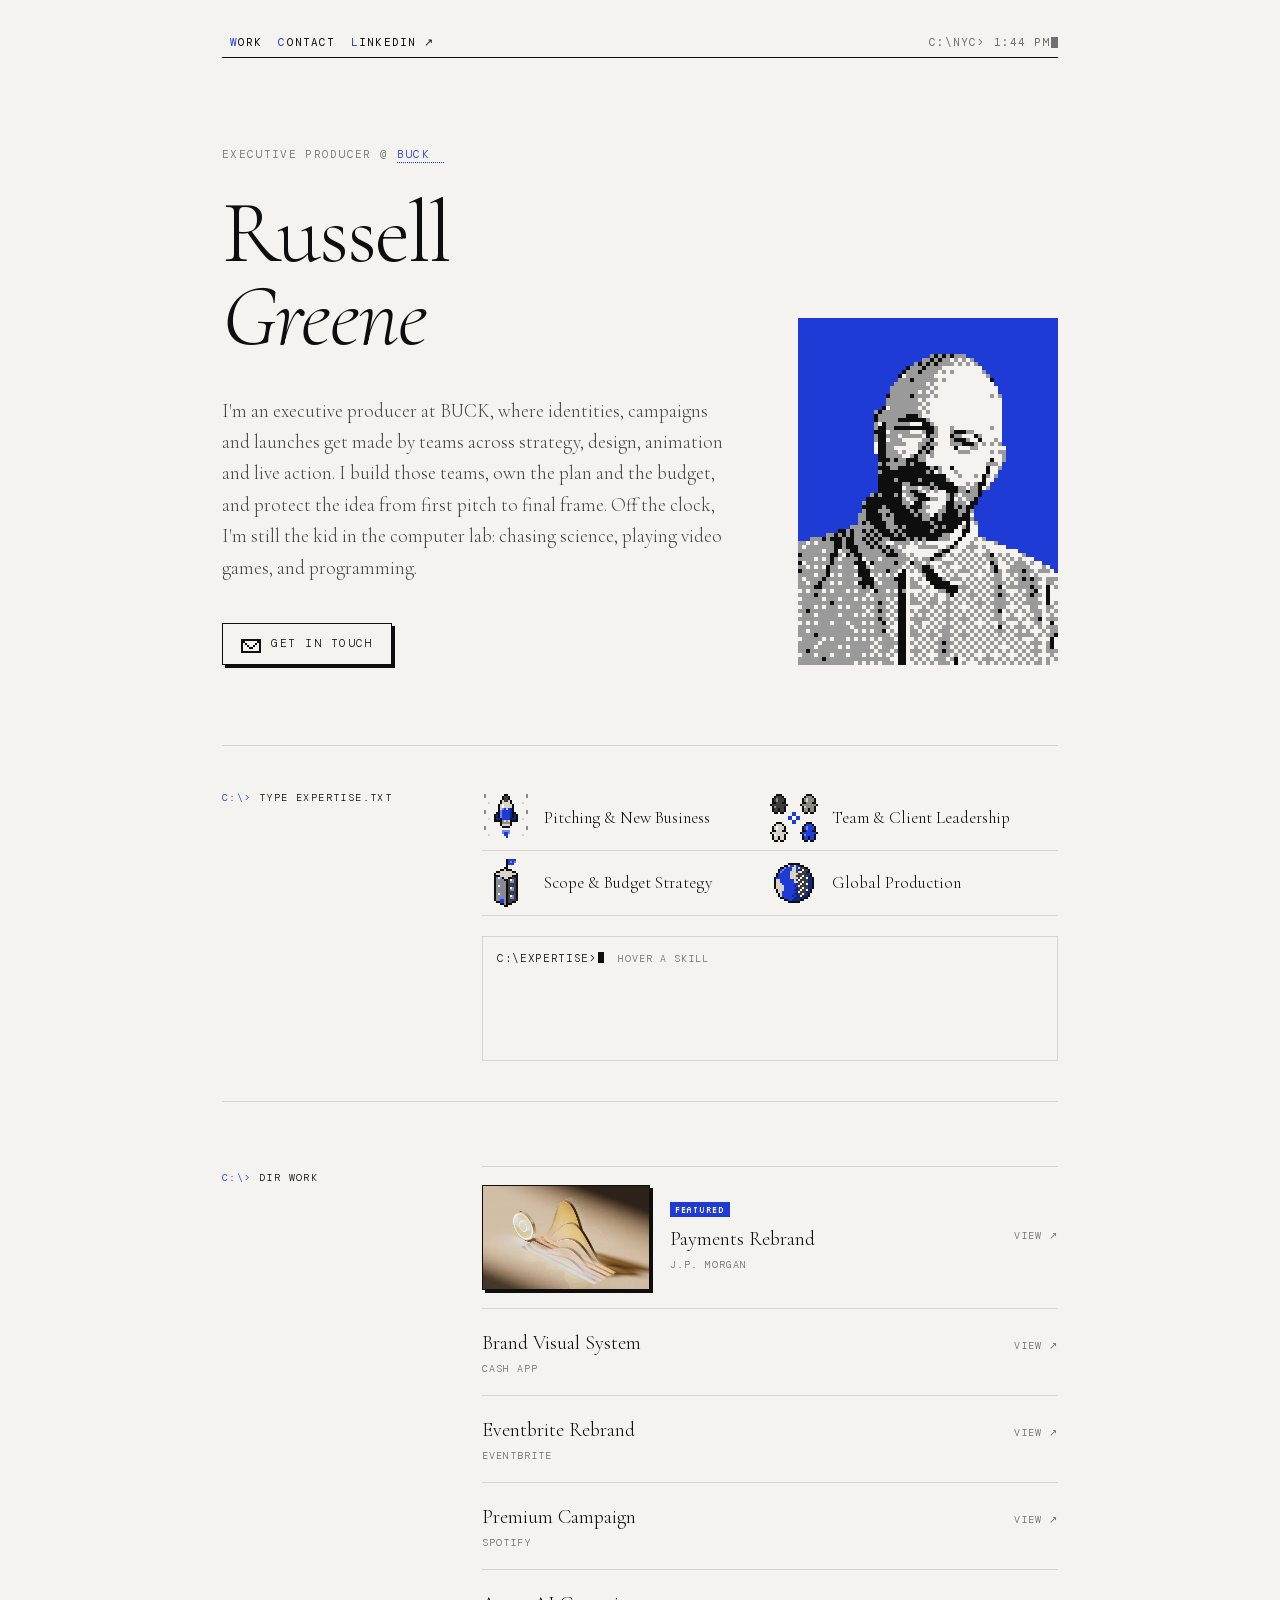
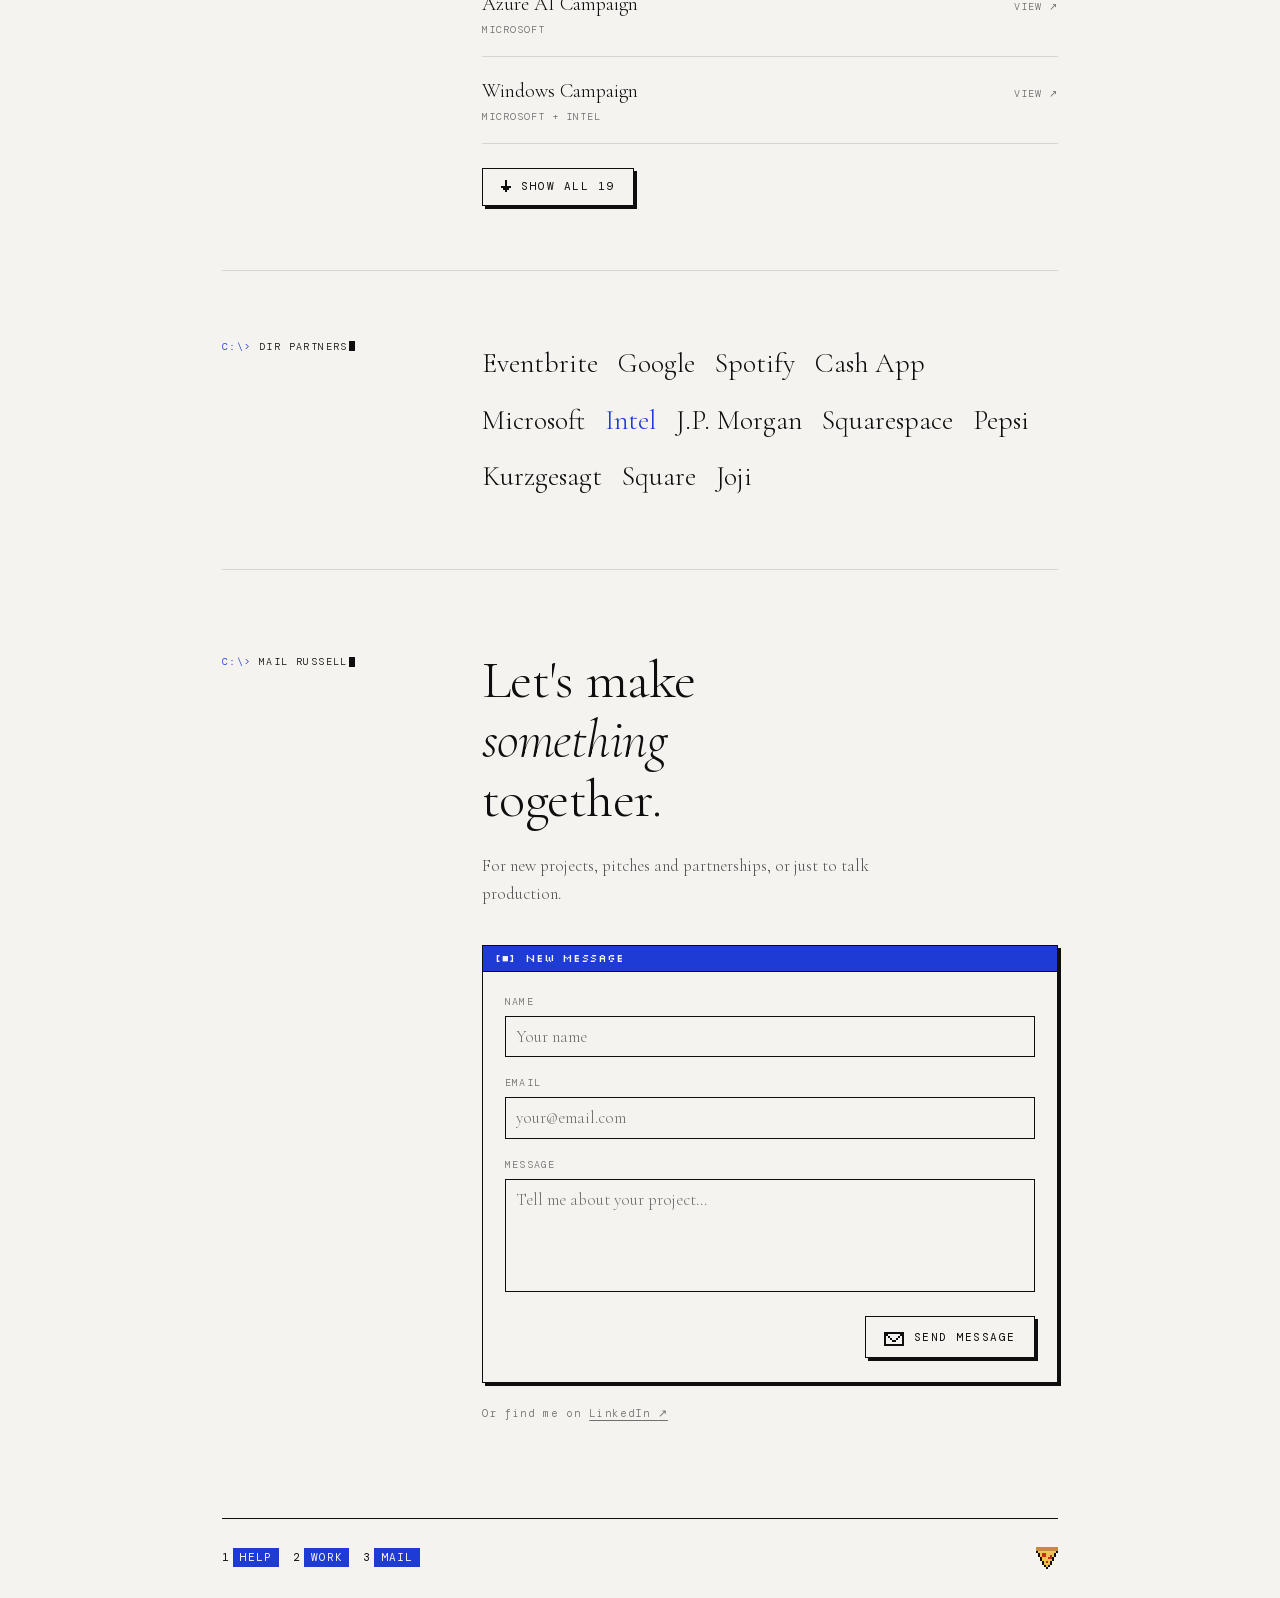
<file: index.html>
<!DOCTYPE html>
<html lang="en">
<head>
  <meta charset="UTF-8" />
  <meta name="viewport" content="width=device-width, initial-scale=1.0" />
  <meta name="theme-color" content="#1f3bd6" />
  <script>
    // Accent theme, set before first paint: always blue, except ?theme= forces one for testing.
    // Clicking the headshot or the terminal's COLOR command switches it for the rest of the visit.
    (function () {
      var colors = { blue: '#1f3bd6', green: '#10633b', red: '#c52e13', yellow: '#d7a13f' };
      var theme = new URLSearchParams(location.search).get('theme');
      if (!colors[theme]) theme = 'blue';
      document.documentElement.dataset.theme = theme;
      document.querySelector('meta[name="theme-color"]').content = colors[theme];
      // Hide the photo (keeping its space) until retro.js has covered it with the dither canvas, so the
      // real photo never flashes first; if retro.js never runs, show it anyway after 3s
      var root = document.documentElement;
      root.classList.add('photo-pending');
      setTimeout(function () { root.classList.remove('photo-pending'); }, 3000);
    })();
  </script>
  <title>Russell Greene — Executive Producer at BUCK</title>
  <link rel="icon" type="image/svg+xml" href="favicon.svg" />
  <meta name="description" content="Executive producer at BUCK. I build the teams and own the plan and budget behind identities, campaigns and launches for Microsoft and J.P. Morgan." />
  <link rel="canonical" href="https://russellgreene.com/" />
  <meta property="og:type" content="profile" />
  <meta property="og:url" content="https://russellgreene.com/" />
  <meta property="og:title" content="Russell Greene — Executive Producer at BUCK" />
  <meta property="og:description" content="Executive producer at BUCK. I build the teams and own the plan and budget behind identities, campaigns and launches for Microsoft and J.P. Morgan." />
  <meta property="og:image" content="https://russellgreene.com/og-image.png" />
  <meta property="og:image:width" content="1200" />
  <meta property="og:image:height" content="630" />
  <meta property="og:image:alt" content="Russell Greene, Executive Producer at BUCK" />
  <meta property="og:site_name" content="Russell Greene" />
  <meta name="twitter:card" content="summary_large_image" />
  <script type="application/ld+json">
  {
    "@context": "https://schema.org",
    "@type": "Person",
    "@id": "https://russellgreene.com/#person",
    "name": "Russell Greene",
    "url": "https://russellgreene.com/",
    "image": "https://russellgreene.com/Russell_Greene_Headshot.png",
    "jobTitle": "Executive Producer",
    "worksFor": {
      "@type": "Organization",
      "name": "BUCK",
      "url": "https://buck.co"
    },
    "description": "Executive producer at BUCK. I build the teams and own the plan and budget behind identities, campaigns and launches for Microsoft and J.P. Morgan.",
    "sameAs": [
      "https://www.linkedin.com/in/russellgreene/"
    ]
  }
  </script>
  <link rel="preload" href="/fonts/cormorant-garamond-normal-latin.woff2" as="font" type="font/woff2" crossorigin />
  <link rel="preload" href="/fonts/cormorant-garamond-italic-latin.woff2" as="font" type="font/woff2" crossorigin />
  <style>
    /* Self-hosted copies of the Google Fonts latin subsets, @font-face rules as Google declares them */
    @font-face {
      font-family: 'Cormorant Garamond';
      font-style: italic;
      font-weight: 300;
      font-display: swap;
      src: url(/fonts/cormorant-garamond-italic-latin.woff2) format('woff2');
      unicode-range: U+0000-00FF, U+0131, U+0152-0153, U+02BB-02BC, U+02C6, U+02DA, U+02DC, U+0304, U+0308, U+0329, U+2000-206F, U+20AC, U+2122, U+2191, U+2193, U+2212, U+2215, U+FEFF, U+FFFD;
    }
    @font-face {
      font-family: 'Cormorant Garamond';
      font-style: italic;
      font-weight: 400;
      font-display: swap;
      src: url(/fonts/cormorant-garamond-italic-latin.woff2) format('woff2');
      unicode-range: U+0000-00FF, U+0131, U+0152-0153, U+02BB-02BC, U+02C6, U+02DA, U+02DC, U+0304, U+0308, U+0329, U+2000-206F, U+20AC, U+2122, U+2191, U+2193, U+2212, U+2215, U+FEFF, U+FFFD;
    }
    @font-face {
      font-family: 'Cormorant Garamond';
      font-style: normal;
      font-weight: 300;
      font-display: swap;
      src: url(/fonts/cormorant-garamond-normal-latin.woff2) format('woff2');
      unicode-range: U+0000-00FF, U+0131, U+0152-0153, U+02BB-02BC, U+02C6, U+02DA, U+02DC, U+0304, U+0308, U+0329, U+2000-206F, U+20AC, U+2122, U+2191, U+2193, U+2212, U+2215, U+FEFF, U+FFFD;
    }
    @font-face {
      font-family: 'Cormorant Garamond';
      font-style: normal;
      font-weight: 400;
      font-display: swap;
      src: url(/fonts/cormorant-garamond-normal-latin.woff2) format('woff2');
      unicode-range: U+0000-00FF, U+0131, U+0152-0153, U+02BB-02BC, U+02C6, U+02DA, U+02DC, U+0304, U+0308, U+0329, U+2000-206F, U+20AC, U+2122, U+2191, U+2193, U+2212, U+2215, U+FEFF, U+FFFD;
    }
    @font-face {
      font-family: 'Cormorant Garamond';
      font-style: normal;
      font-weight: 500;
      font-display: swap;
      src: url(/fonts/cormorant-garamond-normal-latin.woff2) format('woff2');
      unicode-range: U+0000-00FF, U+0131, U+0152-0153, U+02BB-02BC, U+02C6, U+02DA, U+02DC, U+0304, U+0308, U+0329, U+2000-206F, U+20AC, U+2122, U+2191, U+2193, U+2212, U+2215, U+FEFF, U+FFFD;
    }
    @font-face {
      font-family: 'DM Mono';
      font-style: normal;
      font-weight: 300;
      font-display: swap;
      src: url(/fonts/dm-mono-300-latin.woff2) format('woff2');
      unicode-range: U+0000-00FF, U+0131, U+0152-0153, U+02BB-02BC, U+02C6, U+02DA, U+02DC, U+0304, U+0308, U+0329, U+2000-206F, U+20AC, U+2122, U+2191, U+2193, U+2212, U+2215, U+FEFF, U+FFFD;
    }
    @font-face {
      font-family: 'DM Mono';
      font-style: normal;
      font-weight: 400;
      font-display: swap;
      src: url(/fonts/dm-mono-400-latin.woff2) format('woff2');
      unicode-range: U+0000-00FF, U+0131, U+0152-0153, U+02BB-02BC, U+02C6, U+02DA, U+02DC, U+0304, U+0308, U+0329, U+2000-206F, U+20AC, U+2122, U+2191, U+2193, U+2212, U+2215, U+FEFF, U+FFFD;
    }
    @font-face {
      font-family: 'Silkscreen';
      font-style: normal;
      font-weight: 400;
      font-display: swap;
      src: url(/fonts/silkscreen-400-latin.woff2) format('woff2');
      unicode-range: U+0000-00FF, U+0131, U+0152-0153, U+02BB-02BC, U+02C6, U+02DA, U+02DC, U+0304, U+0308, U+0329, U+2000-206F, U+20AC, U+2122, U+2191, U+2193, U+2212, U+2215, U+FEFF, U+FFFD;
    }
    @font-face {
      font-family: 'VT323';
      font-style: normal;
      font-weight: 400;
      font-display: swap;
      src: url(/fonts/vt323-400-latin.woff2) format('woff2');
      unicode-range: U+0000-00FF, U+0131, U+0152-0153, U+02BB-02BC, U+02C6, U+02DA, U+02DC, U+0304, U+0308, U+0329, U+2000-206F, U+20AC, U+2122, U+2191, U+2193, U+2212, U+2215, U+FEFF, U+FFFD;
    }
  </style>
  <style>
    *, *::before, *::after { box-sizing: border-box; margin: 0; padding: 0; }

    :root {
      --ink: #0e0e0e;
      --paper: #f5f3ef;
      --mid: #6f6f6f; /* lightest neutral gray at 4.5:1+ on --paper (4.53) */
      --rule: #d8d5cf;
      --accent: #0e0e0e;
      --pixel: #1f3bd6;         /* accent fill (themes override these in retro.css) */
      --on-pixel: var(--paper); /* text and icons on --pixel */
      --pixel-text: #1f3bd6;    /* accent text on --paper */
      --pixel-hi: #6f86f0;      /* accent highlight and shadow in shaded pixel art */
      --pixel-lo: #11247f;
      --serif: 'Cormorant Garamond', Georgia, serif;
      --mono: 'DM Mono', 'Courier New', monospace;
    }

    html { scroll-behavior: smooth; }
    @media (prefers-reduced-motion: reduce) {
      html { scroll-behavior: auto; }
    }

    body {
      background: var(--paper);
      color: var(--ink);
      font-family: var(--serif);
      font-weight: 300;
      font-size: 18px;
      line-height: 1.6;
      min-height: 100vh;
      -webkit-font-smoothing: antialiased;
    }

    /* ── Layout ── */
    .site-wrapper {
      max-width: 900px;
      margin: 0 auto;
      padding: 0 32px;
    }

    /* ── Hero ── */
    .hero {
      padding: 88px 0 80px;
      border-bottom: 1px solid var(--rule);
    }

    .hero-meta {
      font-family: var(--mono);
      font-size: 11px;
      letter-spacing: 0.12em;
      text-transform: uppercase;
      color: var(--mid);
      margin-bottom: 28px;
    }

    .hero-meta > span {
      display: inline-block;
      margin-right: 24px;
    }

    /* Skip link: the first Tab stop, invisible until focused, then a DOS button at the top left */
    .skip-link {
      position: absolute;
      top: 12px;
      left: 16px;
      z-index: 10;
    }
    .skip-link:not(:focus) {
      width: 1px;
      height: 1px;
      padding: 0;
      overflow: hidden;
      clip-path: inset(50%);
      white-space: nowrap;
      border: 0;
      box-shadow: none;
    }
    /* The skip link's target; it takes focus only from there, so no ring around the whole page */
    #main:focus { outline: none; }

    .visually-hidden {
      position: absolute;
      width: 1px;
      height: 1px;
      overflow: hidden;
      clip-path: inset(50%);
      white-space: nowrap;
    }

    .hero h1 {
      font-family: var(--serif);
      font-size: clamp(52px, 8vw, 88px);
      font-weight: 300;
      line-height: 0.95;
      letter-spacing: -0.02em;
      margin-bottom: 36px;
    }

    .hero h1 em {
      font-style: italic;
      font-weight: 300;
    }


    .hero-bio {
      max-width: 520px;
      text-wrap: pretty; /* no one-word last line */
      font-size: 19px;
      line-height: 1.65;
      color: #444;
      margin-bottom: 40px;
    }

    /* ── Expertise ── */
    .expertise {
      padding: 40px 0;
      border-bottom: 1px solid var(--rule);
      display: grid;
      grid-template-columns: 200px 1fr;
      gap: 0 60px;
      align-items: start;
    }

    .section-label {
      font-family: var(--mono);
      font-weight: inherit; /* an <h2> on the homepage; it must look like the old <p> */
      font-size: 10px;
      letter-spacing: 0.14em;
      text-transform: uppercase;
      color: var(--mid);
      padding-top: 4px;
    }

    .expertise-list {
      list-style: none;
      display: grid;
      grid-template-columns: 1fr 1fr;
      gap: 0;
    }

    .expertise-list li { border-bottom: 1px solid var(--rule); }

    .expertise-list li:nth-child(odd) { padding-right: 28px; }

    .expertise-item {
      display: flex;
      align-items: center;
      gap: 14px;
      width: 100%;
      padding: 8px 0;
      background: none;
      border: 0;
      font: inherit;
      font-size: 17px;
      color: var(--ink);
      text-align: left;
      cursor: pointer;
    }

    .expertise-item:hover .expertise-name,
    .expertise-item.is-selected .expertise-name { color: var(--pixel-text); }
    .expertise-item:focus-visible { outline: 1px solid var(--pixel-text); outline-offset: 2px; }

    /* Pixel icons are drawn in by JS (24×24 cells at 2px); the slot keeps its size either way */
    .expertise-icon {
      flex: none;
      display: block;
      width: 48px;
      height: 48px;
    }
    .expertise-icon svg { display: block; }
    .expertise-name { line-height: 1.3; }

    .expertise-details {
      margin-top: 20px;
      font-family: var(--mono);
      font-size: 11px;
      line-height: 1.7;
      color: #555;
    }

    .expertise-detail + .expertise-detail { margin-top: 14px; }

    .expertise-detail-name {
      color: var(--ink);
      font-size: 10px;
      letter-spacing: 0.1em;
      text-transform: uppercase;
    }

    .expertise-see a { color: var(--ink); }

    /* ── Work ── */
    #work {
      padding: 64px 0;
      border-bottom: 1px solid var(--rule);
    }

    .work-header {
      display: grid;
      grid-template-columns: 200px 1fr;
      gap: 0 60px;
      margin-bottom: 0;
    }

    .work-list {
      list-style: none;
    }

    .work-item {
      display: grid;
      grid-template-columns: 1fr auto;
      align-items: baseline;
      padding: 18px 0;
      border-bottom: 1px solid var(--rule);
      cursor: default;
      transition: background 0.15s;
    }

    .work-item:first-child { border-top: 1px solid var(--rule); }

    .work-item:hover { background: rgba(14,14,14,0.03); }
    .work-item:hover .work-client { color: var(--ink); } /* --mid falls under 4.5:1 on the hover fill */

    .work-title {
      font-family: var(--serif);
      font-size: 20px;
      font-weight: 300;
      color: var(--ink);
    }

    .work-client {
      font-family: var(--mono);
      font-size: 10px;
      letter-spacing: 0.1em;
      text-transform: uppercase;
      color: var(--mid);
      display: block;
      margin-top: 2px;
    }

    .work-link {
      font-family: var(--mono);
      font-size: 10px;
      letter-spacing: 0.1em;
      text-transform: uppercase;
      color: var(--mid);
      text-decoration: none;
      border-bottom: 1px solid transparent;
      padding-bottom: 1px;
      transition: color 0.2s, border-color 0.2s;
      white-space: nowrap;
    }

    .work-item:hover .work-link {
      color: var(--ink);
      border-bottom-color: var(--ink);
    }

    /* Featured project (set up by the script after the list): its image in a DOS frame at the left,
       a tag above the title. On phones and touch screens the image runs full width above it. */
    #work-list .work-item.is-featured {
      grid-template-columns: 168px 1fr auto;
      column-gap: 20px;
      align-items: center;
    }

    .work-feature {
      position: relative;
      display: block;
      aspect-ratio: 16 / 10;
      overflow: hidden;
      background: var(--pixel);
      border: 1px solid var(--ink);
      box-shadow: 3px 3px 0 var(--ink);
    }

    .work-feature img,
    .work-feature canvas {
      position: absolute;
      inset: 0;
      width: 100%;
      height: 100%;
    }

    .work-feature img { object-fit: cover; }
    .work-feature img:not([src]):not([srcset]) { visibility: hidden; }
    .work-feature canvas { image-rendering: pixelated; background: var(--pixel); }
    .work-feature canvas[hidden] { display: none; }

    .work-tag {
      display: block;
      width: max-content;
      margin-bottom: 6px;
      padding: 3px 5px;
      background: var(--pixel);
      color: var(--on-pixel);
      font-family: 'Silkscreen', var(--mono);
      font-size: 9px;
      line-height: 1;
      letter-spacing: 0.08em;
      text-transform: uppercase;
    }

    @media (max-width: 660px), (hover: none) and (pointer: coarse) {
      #work-list .work-item.is-featured {
        grid-template-columns: 1fr auto;
      }

      .work-feature {
        grid-column: 1 / -1;
        margin: 2px 3px 18px 0;
      }
    }

    /* ── Partners ── */
    .partners {
      padding: 64px 0;
      border-bottom: 1px solid var(--rule);
      display: grid;
      grid-template-columns: 200px 1fr;
      gap: 0 60px;
      align-items: start;
    }

    .partner-grid {
      display: flex;
      flex-wrap: wrap;
      gap: 0;
    }

    .partner-name {
      font-family: var(--serif);
      font-size: 28px;
      font-weight: 300;
      color: var(--ink);
      padding: 6px 20px 6px 0;
      cursor: default;
    }

    .partner-name:hover { color: var(--pixel-text); }

    /* ── Contact ── */
    #contact {
      padding: 80px 0 96px;
    }

    .contact-inner {
      display: grid;
      grid-template-columns: 200px 1fr;
      gap: 0 60px;
      align-items: start;
    }

    .contact-content h3 {
      font-family: var(--serif);
      font-size: clamp(36px, 5vw, 54px);
      font-weight: 300;
      line-height: 1.1;
      margin-bottom: 24px;
      letter-spacing: -0.01em;
    }

    .contact-content h3 em { font-style: italic; }

    .contact-content p {
      font-size: 17px;
      color: #555;
      line-height: 1.65;
      margin-bottom: 36px;
      max-width: 420px;
    }

    /* ── Contact Form: a DOS compose window (the MAIL.EXE send sequence plays in the same window) ── */
    .compose {
      background: var(--paper);
      border: 1px solid var(--ink);
      box-shadow: 3px 3px 0 var(--ink);
    }

    .compose-title {
      display: flex;
      gap: 10px;
      padding: 7px 12px;
      background: var(--pixel);
      color: var(--on-pixel);
      border-bottom: 1px solid var(--ink);
      font-family: 'Silkscreen', var(--mono);
      font-size: 11px;
      line-height: 1;
      letter-spacing: 0.08em;
      text-transform: uppercase;
      white-space: nowrap;
    }

    .contact-form {
      display: flex;
      flex-direction: column;
      gap: 18px;
      padding: 22px 22px 24px;
    }

    .form-row {
      display: flex;
      flex-direction: column;
    }

    .form-row label {
      font-family: var(--mono);
      font-size: 10px;
      letter-spacing: 0.12em;
      text-transform: uppercase;
      color: var(--mid);
      padding-bottom: 6px;
    }

    .form-row input,
    .form-row textarea {
      background: var(--paper);
      border: 1px solid var(--ink);
      border-radius: 0;
      outline: none;
      font-family: var(--serif);
      font-size: 17px;
      font-weight: 300;
      line-height: 1.4;
      color: var(--ink);
      padding: 8px 10px;
      resize: none;
      width: 100%;
      -webkit-appearance: none;
      appearance: none;
    }

    .form-row input:focus,
    .form-row textarea:focus {
      border-color: var(--pixel);
      box-shadow: inset 0 0 0 1px var(--pixel);
    }

    .form-row input::placeholder,
    .form-row textarea::placeholder {
      color: var(--mid);
      opacity: 1;
    }

    .form-row .form-error { padding: 6px 0 0; }

    .form-submit {
      margin-top: 6px;
      display: flex;
      justify-content: flex-end;
    }

    .contact-content .contact-alt {
      margin: 22px 0 0;
      font-family: var(--mono);
      font-size: 11px;
      letter-spacing: 0.06em;
      line-height: 1.5;
      color: var(--mid);
    }

    .contact-alt a {
      color: var(--mid);
      text-decoration: underline;
      text-underline-offset: 3px;
    }

    .contact-alt a:hover { color: var(--ink); }

    /* ── Footer ── */
    footer {
      border-top: 1px solid var(--ink); /* matches the menu bar's rule: the page is framed top and bottom alike */
      padding: 28px 0;
      display: flex;
      justify-content: space-between;
      align-items: center;
    }

    /* ── Hero layout with photo ── */
    .hero-inner {
      display: grid;
      grid-template-columns: 1fr 260px;
      gap: 0 60px;
      align-items: end;
    }

    .hero-photo-wrap { position: relative; }
    .hero-photo-wrap:focus-visible { outline: 2px solid var(--pixel-text); outline-offset: 4px; }

    .hero-photo {
      width: 100%;
      height: auto; /* the width/height attributes only reserve space; the aspect ratio sets the size */
      aspect-ratio: 3 / 4;
      object-fit: cover;
      object-position: center top;
      display: block;
    }

    /* Until retro.js has laid the dither canvas over it (see the head script) */
    .photo-pending .hero-photo { visibility: hidden; }

    /* ── Fade in on load ── */
    @keyframes fadeUp {
      from { opacity: 0; transform: translateY(16px); }
      to   { opacity: 1; transform: translateY(0); }
    }

    .hero-meta  { animation: fadeUp 0.6s ease both; animation-delay: 0.05s; }
    .hero h1    { animation: fadeUp 0.7s ease both; animation-delay: 0.15s; }
    .hero-bio   { animation: fadeUp 0.7s ease both; animation-delay: 0.25s; }
    .hero-cta   { animation: fadeUp 0.7s ease both; animation-delay: 0.35s; }

    @media (prefers-reduced-motion: reduce) {
      .hero-meta, .hero h1, .hero-bio, .hero-cta { animation: none; }
    }

    /* ── Mobile ── */
    @media (max-width: 660px) {
      .site-wrapper { padding: 0 20px; }

      .hero { padding: 56px 0 52px; }

      .hero-inner {
        grid-template-columns: 1fr;
      }

      .hero-photo-wrap {
        width: 160px;
        margin-top: 32px;
        border-radius: 50%; /* round focus ring */
      }

      .hero-photo {
        width: 160px;
        aspect-ratio: 1 / 1;
        border-radius: 50%;
        object-position: center 10%;
      }

      .expertise,
      .partners,
      .work-header,
      .contact-inner {
        grid-template-columns: 1fr;
        gap: 16px 0;
      }

      .expertise-list {
        grid-template-columns: 1fr;
      }

      .contact-form { padding: 18px 16px 20px; }
      .form-row input,
      .form-submit .dos-button { min-height: 44px; }

      /* Keys and pizza share one row (they fit at 360px); if they ever can't, both centre */
      footer { flex-wrap: wrap; justify-content: space-between; gap: 16px; }
    }

    /* Small screens and touch screens: small mono labels one size up, so they read without zooming */
    @media (max-width: 660px), (hover: none) and (pointer: coarse) {
      .section-label,
      .work-client,
      .work-link,
      .form-row label { font-size: 11px; }
    }

    /* ── Touch ── */
    @media (hover: none) and (pointer: coarse) {
      /* Small links get a bigger invisible hit area; the layout doesn't move */
      .work-link,
      .contact-alt a { position: relative; -webkit-tap-highlight-color: transparent; }
      .work-link::after,
      .contact-alt a::after {
        content: '';
        position: absolute;
        inset: -15px -8px;
      }

      /* The whole row opens the case study; it darkens while pressed instead of sticking on hover */
      .work-item { cursor: pointer; -webkit-tap-highlight-color: transparent; }
      .work-item:hover { background: none; }
      .work-item:active { background: rgba(14,14,14,0.05); }
      .work-item:hover .work-link { color: var(--mid); border-bottom-color: transparent; }
      .work-item:hover .work-client { color: var(--mid); }
      .partner-name:hover { color: var(--ink); }
      .form-row input,
      .form-submit .dos-button { min-height: 44px; }
    }
  </style>
  <link rel="stylesheet" href="/retro.css?v=ad664023" />
</head>
<body>

<a class="skip-link dos-button" href="#main" aria-label="Skip to content"><span class="dos-button-label">Skip to content</span></a>

<div class="site-wrapper">

  <!-- Menu bar -->
  <header>
  <nav class="menubar" aria-label="Menu">
    <ul class="menu">
      <li><a class="menu-item" href="#work"><span class="menu-key">W</span>ork</a></li>
      <li><a class="menu-item" href="#contact"><span class="menu-key">C</span>ontact</a></li>
      <li><a class="menu-item" href="https://www.linkedin.com/in/russellgreene/" target="_blank" rel="noopener"><span class="menu-key">L</span>inkedIn <span aria-hidden="true">↗</span></a></li>
    </ul>
    <span class="prompt-clock">NYC</span>
  </nav>
  </header>

  <main id="main" tabindex="-1">

  <!-- Hero -->
  <section class="hero">
    <div class="hero-inner">
      <div class="hero-text">
        <p class="hero-meta">
          <span><span class="visually-hidden">Executive Producer at BUCK</span><span aria-hidden="true">Executive Producer @ <span class="dos-field">BUCK<b class="block-cursor dos-field-cursor"></b></span></span></span>
        </p>
        <h1>Russell<br /><em>Greene</em></h1>
        <p class="hero-bio">I'm an executive producer at BUCK, where identities, campaigns and launches get made by teams across strategy, design, animation and live action. I build those teams, own the plan and the budget, and protect the idea from first pitch to final frame. Off the clock, I'm still the kid in the computer lab: chasing science, playing video games, and programming.</p>
        <a href="#contact" class="hero-cta dos-button"><span class="dos-button-icon" data-icon="envelope" aria-hidden="true"></span><span class="dos-button-label">Get in touch</span><b class="block-cursor dos-button-cursor" aria-hidden="true"></b></a>
      </div>
      <div class="hero-photo-wrap">
        <img src="Russell_Greene_Headshot-520.webp" alt="Russell Greene" class="hero-photo" width="520" height="694" fetchpriority="high" />
        <script>(function (t) { if (t && t !== 'blue') document.currentScript.previousElementSibling.src = 'Russell_Greene_Headshot_' + t + '-520.webp'; })(document.documentElement.dataset.theme);</script>
      </div>
    </div>
  </section>

  <!-- Expertise -->
  <section class="expertise">
    <h2 class="section-label">Core<br />Expertise</h2>
    <div class="expertise-body">
      <ul class="expertise-list">
        <li>
          <button type="button" class="expertise-item" data-dir="PITCHING" aria-controls="xp-pitching">
            <span class="expertise-icon" data-xp-icon="rocket" aria-hidden="true"></span>
            <span class="expertise-name">Pitching &amp; New Business</span>
          </button>
        </li>
        <li>
          <button type="button" class="expertise-item" data-dir="LEADERSHIP" aria-controls="xp-leadership">
            <span class="expertise-icon" data-xp-icon="meeples" aria-hidden="true"></span>
            <span class="expertise-name">Team &amp; Client Leadership</span>
          </button>
        </li>
        <li>
          <button type="button" class="expertise-item" data-dir="SCOPE-BUDGET" aria-controls="xp-scope-budget">
            <span class="expertise-icon" data-xp-icon="tower" aria-hidden="true"></span>
            <span class="expertise-name">Scope &amp; Budget Strategy</span>
          </button>
        </li>
        <li>
          <button type="button" class="expertise-item" data-dir="PRODUCTION" aria-controls="xp-production">
            <span class="expertise-icon" data-xp-icon="globe" aria-hidden="true"></span>
            <span class="expertise-name">Global Production</span>
          </button>
        </li>
      </ul>
      <div class="expertise-details">
        <div class="expertise-detail" id="xp-pitching">
          <p class="expertise-detail-name">Pitching &amp; New Business</p>
          <p class="expertise-desc">I lead RFPs and pitches alongside Strategy and Creative, shaping the approach, the team and the numbers so every bid is one we can win and one we can make well.</p>
          <p class="expertise-see">SEE: <a href="https://buck.co/work/eventbrite" target="_blank" rel="noopener">Eventbrite</a>, <a href="https://buck.co/work/microsoft-intel-global-b2b-campaign" target="_blank" rel="noopener">Windows Campaign</a>, <a href="https://buck.co/work/kurzgesagt" target="_blank" rel="noopener">Kurzgesagt</a></p>
        </div>
        <div class="expertise-detail" id="xp-leadership">
          <p class="expertise-detail-name">Team &amp; Client Leadership</p>
          <p class="expertise-desc">I build the team around each brief, then stay close as the escalation point and champion for client and crew alike. Microsoft, Cash App and Spotify keep coming back.</p>
          <p class="expertise-see">SEE: <a href="https://buck.co/work/cash-app-visual-identity" target="_blank" rel="noopener">Cash App Visual System</a>, <a href="/work/microsoft-copilot-pc/">Microsoft Copilot+ PC</a>, <a href="https://buck.co/work/spotify-premium" target="_blank" rel="noopener">Spotify Premium</a></p>
        </div>
        <div class="expertise-detail" id="xp-scope-budget">
          <p class="expertise-detail-name">Scope &amp; Budget Strategy</p>
          <p class="expertise-desc">I turn a brief into an approach and a budget that holds: a credible ballpark in the first conversation, a plan set up properly, and no surprises on the way to delivery.</p>
          <p class="expertise-see">SEE: <a href="https://buck.co/work/jpmorgan-payments" target="_blank" rel="noopener">J.P. Morgan Payments</a>, <a href="https://buck.co/work/microsoft-mesh" target="_blank" rel="noopener">Microsoft Mesh</a>, <a href="https://buck.co/work/square-restaurant-anthem" target="_blank" rel="noopener">Square Restaurants</a></p>
        </div>
        <div class="expertise-detail" id="xp-production">
          <p class="expertise-detail-name">Global Production</p>
          <p class="expertise-desc">I run productions across studios, partners and time zones. One launch took a New York photo and video shoot, seven films, retail and a website, all pulling the same direction.</p>
          <p class="expertise-see">SEE: <a href="/work/microsoft-copilot-pc/">Microsoft Copilot+ PC</a>, <a href="https://buck.co/work/microsoft-surface" target="_blank" rel="noopener">Microsoft Surface Pro 9</a>, <a href="https://buck.co/work/google-pixel-4a" target="_blank" rel="noopener">Google Pixel 4a</a></p>
        </div>
      </div>
    </div>
  </section>

  <!-- Work -->
  <section id="work">
    <div class="work-header">
      <h2 class="section-label">Selected<br />Work</h2>
      <ul class="work-list" id="work-list">

        <li class="work-item" data-media="/work-media/eventbrite.webp" data-featured>
          <div>
            <span class="work-title">Eventbrite Rebrand</span>
            <span class="work-client">Eventbrite</span>
          </div>
          <a href="https://buck.co/work/eventbrite" target="_blank" rel="noopener" class="work-link">View<span class="visually-hidden"> Eventbrite Rebrand case study (opens in a new tab)</span> <span aria-hidden="true">↗</span></a>
        </li>

        <li class="work-item" data-media="/work-media/jpmorgan-payments.webp" data-featured>
          <div>
            <span class="work-title">Payments Rebrand</span>
            <span class="work-client">J.P. Morgan</span>
          </div>
          <a href="https://buck.co/work/jpmorgan-payments" target="_blank" rel="noopener" class="work-link">View<span class="visually-hidden"> Payments Rebrand case study (opens in a new tab)</span> <span aria-hidden="true">↗</span></a>
        </li>

        <li class="work-item" data-media="/work-media/microsoft-copilot.webp" data-featured>
          <div>
            <span class="work-title">Copilot+ PC Product Launch</span>
            <span class="work-client">Microsoft</span>
          </div>
          <a href="/work/microsoft-copilot-pc/" class="work-link">View<span class="visually-hidden"> Copilot+ PC Product Launch case study</span></a>
        </li>

        <li class="work-item" data-media="/work-media/cash-app-visual-system.webp" data-featured>
          <div>
            <span class="work-title">Brand Visual System</span>
            <span class="work-client">Cash App</span>
          </div>
          <a href="https://buck.co/work/cash-app-visual-identity" target="_blank" rel="noopener" class="work-link">View<span class="visually-hidden"> Brand Visual System case study (opens in a new tab)</span> <span aria-hidden="true">↗</span></a>
        </li>

        <li class="work-item" data-media="/work-media/microsoft-mesh.webp">
          <div>
            <span class="work-title">Mesh VR Platform</span>
            <span class="work-client">Microsoft</span>
          </div>
          <a href="https://buck.co/work/microsoft-mesh" target="_blank" rel="noopener" class="work-link">View<span class="visually-hidden"> Mesh VR Platform case study (opens in a new tab)</span> <span aria-hidden="true">↗</span></a>
        </li>

        <li class="work-item" data-media="/work-media/kurzgesagt.webp">
          <div>
            <span class="work-title">Website Design</span>
            <span class="work-client">Kurzgesagt</span>
          </div>
          <a href="https://buck.co/work/kurzgesagt" target="_blank" rel="noopener" class="work-link">View<span class="visually-hidden"> Website Design case study (opens in a new tab)</span> <span aria-hidden="true">↗</span></a>
        </li>

        <li class="work-item" data-media="/work-media/pepsi-crave.webp">
          <div>
            <span class="work-title">Crave Brand Assets</span>
            <span class="work-client">Pepsi</span>
          </div>
          <a href="https://buck.co/work/pepsi-crave" target="_blank" rel="noopener" class="work-link">View<span class="visually-hidden"> Crave Brand Assets case study (opens in a new tab)</span> <span aria-hidden="true">↗</span></a>
        </li>

        <li class="work-item" data-media="/work-media/microsoft-azure.webp">
          <div>
            <span class="work-title">Azure AI Campaign</span>
            <span class="work-client">Microsoft</span>
          </div>
          <a href="https://buck.co/work/microsoft-azure" target="_blank" rel="noopener" class="work-link">View<span class="visually-hidden"> Azure AI Campaign case study (opens in a new tab)</span> <span aria-hidden="true">↗</span></a>
        </li>

        <li class="work-item" data-media="/work-media/cash-app-illustrations.webp">
          <div>
            <span class="work-title">Product Illustrations</span>
            <span class="work-client">Cash App</span>
          </div>
          <a href="https://buck.co/work/cash-app-illustration-system" target="_blank" rel="noopener" class="work-link">View<span class="visually-hidden"> Product Illustrations case study (opens in a new tab)</span> <span aria-hidden="true">↗</span></a>
        </li>

        <li class="work-item" data-media="/work-media/microsoft-surface.webp">
          <div>
            <span class="work-title">Surface Pro 9 Campaign</span>
            <span class="work-client">Microsoft</span>
          </div>
          <a href="https://buck.co/work/microsoft-surface" target="_blank" rel="noopener" class="work-link">View<span class="visually-hidden"> Surface Pro 9 Campaign case study (opens in a new tab)</span> <span aria-hidden="true">↗</span></a>
        </li>

        <li class="work-item" data-media="/work-media/microsoft-intel.webp">
          <div>
            <span class="work-title">Windows Campaign</span>
            <span class="work-client">Microsoft + Intel</span>
          </div>
          <a href="https://buck.co/work/microsoft-intel-global-b2b-campaign" target="_blank" rel="noopener" class="work-link">View<span class="visually-hidden"> Windows Campaign case study (opens in a new tab)</span> <span aria-hidden="true">↗</span></a>
        </li>

        <li class="work-item" data-media="/work-media/google-pixel-4a.webp">
          <div>
            <span class="work-title">Pixel 4a Campaign</span>
            <span class="work-client">Google</span>
          </div>
          <a href="https://buck.co/work/google-pixel-4a" target="_blank" rel="noopener" class="work-link">View<span class="visually-hidden"> Pixel 4a Campaign case study (opens in a new tab)</span> <span aria-hidden="true">↗</span></a>
        </li>

        <li class="work-item" data-media="/work-media/spotify-premium.webp" data-featured>
          <div>
            <span class="work-title">Premium Campaign</span>
            <span class="work-client">Spotify</span>
          </div>
          <a href="https://buck.co/work/spotify-premium" target="_blank" rel="noopener" class="work-link">View<span class="visually-hidden"> Premium Campaign case study (opens in a new tab)</span> <span aria-hidden="true">↗</span></a>
        </li>

        <li class="work-item" data-media="/work-media/squarespace-snow-white.webp">
          <div>
            <span class="work-title">Snow White Campaign</span>
            <span class="work-client">Squarespace</span>
          </div>
          <a href="https://buck.co/work/sqsp-snow-white" target="_blank" rel="noopener" class="work-link">View<span class="visually-hidden"> Snow White Campaign case study (opens in a new tab)</span> <span aria-hidden="true">↗</span></a>
        </li>

        <li class="work-item" data-media="/work-media/squarespace-dracula.webp">
          <div>
            <span class="work-title">Dracula Campaign</span>
            <span class="work-client">Squarespace</span>
          </div>
          <a href="https://buck.co/work/sqsp-dracula" target="_blank" rel="noopener" class="work-link">View<span class="visually-hidden"> Dracula Campaign case study (opens in a new tab)</span> <span aria-hidden="true">↗</span></a>
        </li>

        <li class="work-item" data-media="/work-media/joji-777.webp">
          <div>
            <span class="work-title">777 Music Video</span>
            <span class="work-client">Joji</span>
          </div>
          <a href="https://pompandclout.com/project/joji-777/" target="_blank" rel="noopener" class="work-link">View<span class="visually-hidden"> 777 Music Video case study (opens in a new tab)</span> <span aria-hidden="true">↗</span></a>
        </li>

        <li class="work-item" data-media="/work-media/cash-app-taxes.webp">
          <div>
            <span class="work-title">Taxes Campaign</span>
            <span class="work-client">Cash App</span>
          </div>
          <a href="https://buck.co/work/cash-app-taxes" target="_blank" rel="noopener" class="work-link">View<span class="visually-hidden"> Taxes Campaign case study (opens in a new tab)</span> <span aria-hidden="true">↗</span></a>
        </li>

        <li class="work-item" data-media="/work-media/spotify-singles.webp">
          <div>
            <span class="work-title">Singles Music Video</span>
            <span class="work-client">Spotify</span>
          </div>
          <a href="https://buck.co/work/spotify-aapi-heritage-month" target="_blank" rel="noopener" class="work-link">View<span class="visually-hidden"> Singles Music Video case study (opens in a new tab)</span> <span aria-hidden="true">↗</span></a>
        </li>

        <li class="work-item" data-media="/work-media/square-restaurants.webp">
          <div>
            <span class="work-title">Restaurants Anthem Film</span>
            <span class="work-client">Square</span>
          </div>
          <a href="https://buck.co/work/square-restaurant-anthem" target="_blank" rel="noopener" class="work-link">View<span class="visually-hidden"> Restaurants Anthem Film case study (opens in a new tab)</span> <span aria-hidden="true">↗</span></a>
        </li>

      </ul>
      <script>
        // A fresh order on every visit: shuffle the rows (Fisher–Yates) as soon as they're parsed, before
        // the list first paints, so nothing jumps. ?order=fixed keeps the markup order (for testing);
        // without JS the list stays in markup order too.
        // Then one [data-featured] row, at random, moves to the top as the featured project, with its
        // tag and an empty image frame (retro.js loads the image as Selected Work nears the screen).
        // ?order=fixed features the first one in markup order; ?featured=N (1-based) forces one.
        (function (list) {
          var params = new URLSearchParams(location.search);
          var fixed = params.get('order') === 'fixed';
          var pool = list.querySelectorAll('.work-item[data-featured]');
          if (!fixed) {
            var rows = Array.prototype.slice.call(list.children);
            for (var i = rows.length - 1; i > 0; i--) {
              var j = Math.floor(Math.random() * (i + 1));
              var t = rows[i]; rows[i] = rows[j]; rows[j] = t;
            }
            rows.forEach(function (row) { list.appendChild(row); });
          }
          if (!pool.length) return;
          var row = pool[parseInt(params.get('featured'), 10) - 1] ||
            pool[fixed ? 0 : Math.floor(Math.random() * pool.length)];
          var media = row.dataset.media;
          list.insertBefore(row, list.firstElementChild);
          row.classList.add('is-featured');
          var tag = document.createElement('span');
          tag.className = 'work-tag';
          tag.textContent = 'Featured';
          var title = row.querySelector('.work-title');
          title.parentNode.insertBefore(tag, title);
          var frame = document.createElement('span');
          frame.className = 'work-feature';
          frame.setAttribute('aria-hidden', 'true');
          var img = document.createElement('img');
          img.alt = '';
          img.decoding = 'async';
          img.sizes = '(max-width: 660px) calc(100vw - 40px), (hover: none) and (pointer: coarse) 720px, 168px';
          img.dataset.srcset = media + ' 640w, ' + media.replace(/\.webp$/, '-1080.webp') + ' 1080w';
          frame.appendChild(img);
          row.insertBefore(frame, row.firstChild);
          // If retro.js never claims the frame, show the image plainly once the page has loaded
          addEventListener('load', function () {
            if (!frame.dataset.claimed) img.srcset = img.dataset.srcset;
          });
        })(document.getElementById('work-list'));
      </script>
    </div>
  </section>

  <!-- Partners -->
  <section class="partners">
    <h2 class="section-label">Selected<br />Partners</h2>
    <div class="partner-grid">
      <span class="partner-name">Eventbrite</span>
      <span class="partner-name">Google</span>
      <span class="partner-name">Spotify</span>
      <span class="partner-name">Cash App</span>
      <span class="partner-name">Microsoft</span>
      <span class="partner-name">Intel</span>
      <span class="partner-name">J.P. Morgan</span>
      <span class="partner-name">Squarespace</span>
      <span class="partner-name">Pepsi</span>
      <span class="partner-name">Kurzgesagt</span>
      <span class="partner-name">Square</span>
      <span class="partner-name">Joji</span>
    </div>
  </section>

  <!-- Contact -->
  <section id="contact">
    <div class="contact-inner">
      <h2 class="section-label">Get in<br />Touch</h2>
      <div class="contact-content">
        <h3>Let's make<br /><em>something</em><br />together.</h3>
        <p>For new projects, pitches and partnerships, or just to talk production.</p>
        <div class="compose" id="compose">
          <div class="compose-title" aria-hidden="true"><span>[■]</span><span class="compose-title-text">New message</span></div>
          <form class="contact-form" id="contact-form" action="https://formspree.io/f/xzdyaezl" method="POST" aria-label="New message">
            <div class="form-row">
              <label for="name">Name</label>
              <input type="text" id="name" name="name" placeholder="Your name" required />
            </div>
            <div class="form-row">
              <label for="email">Email</label>
              <input type="email" id="email" name="email" placeholder="your@email.com" required />
            </div>
            <div class="form-row">
              <label for="message">Message</label>
              <textarea id="message" name="message" rows="4" placeholder="Tell me about your project…" required></textarea>
            </div>
            <div class="form-submit">
              <button type="submit" class="btn-submit dos-button"><span class="dos-button-icon" data-icon="envelope" aria-hidden="true"></span><span class="dos-button-label">Send message</span><b class="block-cursor dos-button-cursor" aria-hidden="true"></b></button>
            </div>
          </form>
        </div>
        <p class="contact-alt">Or find me on <a href="https://www.linkedin.com/in/russellgreene/" target="_blank" rel="noopener">LinkedIn <span aria-hidden="true">↗</span></a></p>
      </div>
    </div>
  </section>

  </main>

  <!-- Footer -->
  <footer>
    <div class="fkeys">
      <button type="button" class="fkey" data-fkey="help" hidden><span class="fkey-num">1</span><span class="fkey-label">Help</span></button>
      <a class="fkey" href="#work"><span class="fkey-num">2</span><span class="fkey-label">Work</span></a>
      <a class="fkey" href="#contact"><span class="fkey-num">3</span><span class="fkey-label">Mail</span></a>
    </div>
    <a class="footer-vibe" href="/vibe" aria-label="/vibe: private projects"><span class="footer-vibe-label" aria-hidden="true">C:\VIBE</span><span class="footer-pizza" data-icon="pizza" aria-hidden="true">/vibe ↗</span></a>
  </footer>

</div>

<script src="/retro.js?v=672857f1"></script>
<script src="/contact.js?v=41f6ff3f"></script>

</body>
</html>
</file>
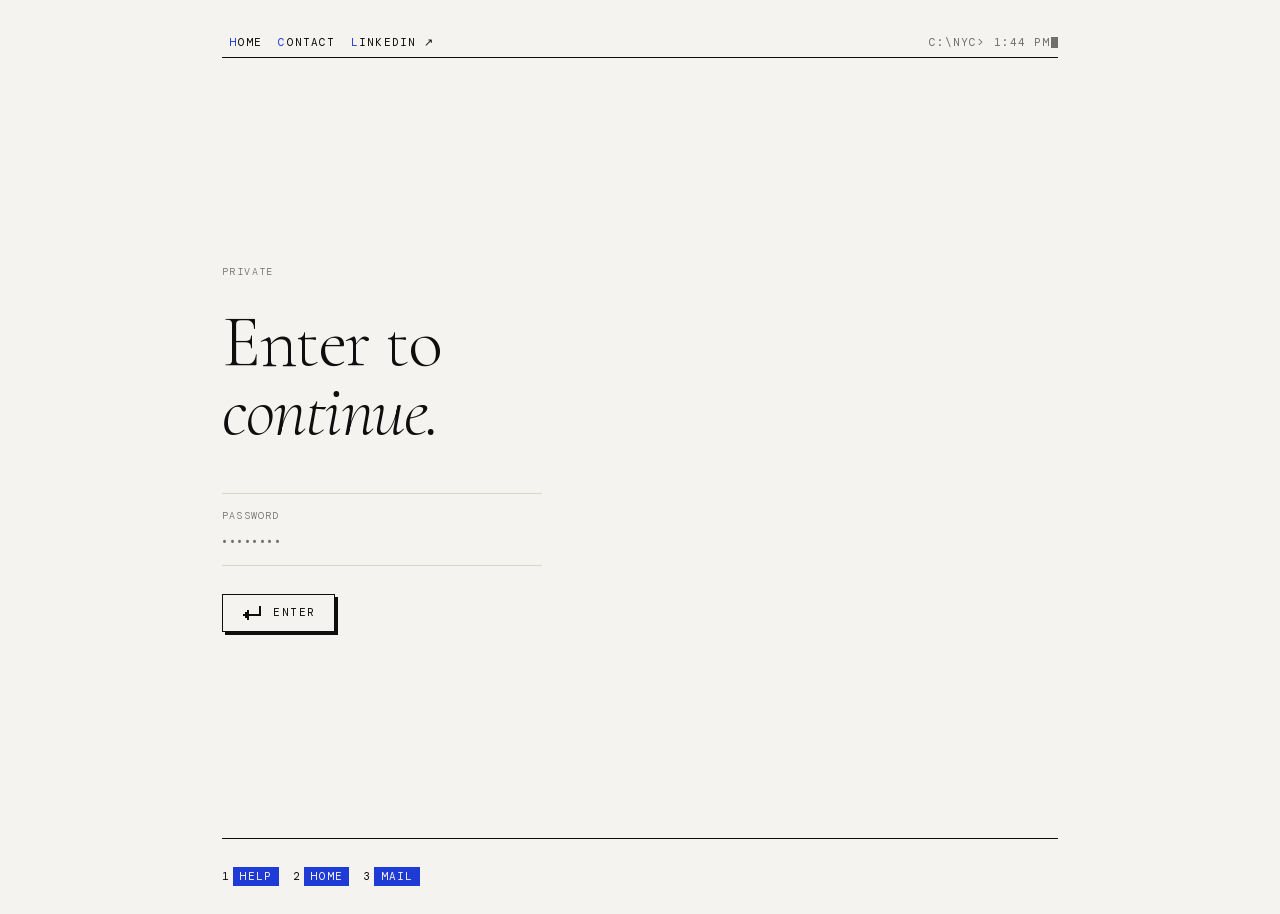
<file: vibe/index.html>
<!DOCTYPE html>
<html lang="en">
<head>
  <meta charset="UTF-8" />
  <meta name="viewport" content="width=device-width, initial-scale=1.0" />
  <meta name="theme-color" content="#1f3bd6" />
  <script>
    // Accent theme, set before first paint: always blue, except ?theme= forces one for testing.
    // Clicking the headshot or the terminal's COLOR command switches it for the rest of the visit.
    (function () {
      var colors = { blue: '#1f3bd6', green: '#10633b', red: '#c52e13', yellow: '#d7a13f' };
      var theme = new URLSearchParams(location.search).get('theme');
      if (!colors[theme]) theme = 'blue';
      document.documentElement.dataset.theme = theme;
      document.querySelector('meta[name="theme-color"]').content = colors[theme];
    })();
  </script>
  <meta name="robots" content="noindex" />
  <title>Russell Greene — /vibe</title>
  <link rel="preload" href="/fonts/cormorant-garamond-normal-latin.woff2" as="font" type="font/woff2" crossorigin />
  <link rel="preload" href="/fonts/cormorant-garamond-italic-latin.woff2" as="font" type="font/woff2" crossorigin />
  <style>
    /* Self-hosted copies of the Google Fonts latin subsets, @font-face rules as Google declares them */
    @font-face {
      font-family: 'Cormorant Garamond';
      font-style: italic;
      font-weight: 300;
      font-display: swap;
      src: url(/fonts/cormorant-garamond-italic-latin.woff2) format('woff2');
      unicode-range: U+0000-00FF, U+0131, U+0152-0153, U+02BB-02BC, U+02C6, U+02DA, U+02DC, U+0304, U+0308, U+0329, U+2000-206F, U+20AC, U+2122, U+2191, U+2193, U+2212, U+2215, U+FEFF, U+FFFD;
    }
    @font-face {
      font-family: 'Cormorant Garamond';
      font-style: italic;
      font-weight: 400;
      font-display: swap;
      src: url(/fonts/cormorant-garamond-italic-latin.woff2) format('woff2');
      unicode-range: U+0000-00FF, U+0131, U+0152-0153, U+02BB-02BC, U+02C6, U+02DA, U+02DC, U+0304, U+0308, U+0329, U+2000-206F, U+20AC, U+2122, U+2191, U+2193, U+2212, U+2215, U+FEFF, U+FFFD;
    }
    @font-face {
      font-family: 'Cormorant Garamond';
      font-style: normal;
      font-weight: 300;
      font-display: swap;
      src: url(/fonts/cormorant-garamond-normal-latin.woff2) format('woff2');
      unicode-range: U+0000-00FF, U+0131, U+0152-0153, U+02BB-02BC, U+02C6, U+02DA, U+02DC, U+0304, U+0308, U+0329, U+2000-206F, U+20AC, U+2122, U+2191, U+2193, U+2212, U+2215, U+FEFF, U+FFFD;
    }
    @font-face {
      font-family: 'Cormorant Garamond';
      font-style: normal;
      font-weight: 400;
      font-display: swap;
      src: url(/fonts/cormorant-garamond-normal-latin.woff2) format('woff2');
      unicode-range: U+0000-00FF, U+0131, U+0152-0153, U+02BB-02BC, U+02C6, U+02DA, U+02DC, U+0304, U+0308, U+0329, U+2000-206F, U+20AC, U+2122, U+2191, U+2193, U+2212, U+2215, U+FEFF, U+FFFD;
    }
    @font-face {
      font-family: 'Cormorant Garamond';
      font-style: normal;
      font-weight: 500;
      font-display: swap;
      src: url(/fonts/cormorant-garamond-normal-latin.woff2) format('woff2');
      unicode-range: U+0000-00FF, U+0131, U+0152-0153, U+02BB-02BC, U+02C6, U+02DA, U+02DC, U+0304, U+0308, U+0329, U+2000-206F, U+20AC, U+2122, U+2191, U+2193, U+2212, U+2215, U+FEFF, U+FFFD;
    }
    @font-face {
      font-family: 'DM Mono';
      font-style: normal;
      font-weight: 300;
      font-display: swap;
      src: url(/fonts/dm-mono-300-latin.woff2) format('woff2');
      unicode-range: U+0000-00FF, U+0131, U+0152-0153, U+02BB-02BC, U+02C6, U+02DA, U+02DC, U+0304, U+0308, U+0329, U+2000-206F, U+20AC, U+2122, U+2191, U+2193, U+2212, U+2215, U+FEFF, U+FFFD;
    }
    @font-face {
      font-family: 'DM Mono';
      font-style: normal;
      font-weight: 400;
      font-display: swap;
      src: url(/fonts/dm-mono-400-latin.woff2) format('woff2');
      unicode-range: U+0000-00FF, U+0131, U+0152-0153, U+02BB-02BC, U+02C6, U+02DA, U+02DC, U+0304, U+0308, U+0329, U+2000-206F, U+20AC, U+2122, U+2191, U+2193, U+2212, U+2215, U+FEFF, U+FFFD;
    }
    @font-face {
      font-family: 'Silkscreen';
      font-style: normal;
      font-weight: 400;
      font-display: swap;
      src: url(/fonts/silkscreen-400-latin.woff2) format('woff2');
      unicode-range: U+0000-00FF, U+0131, U+0152-0153, U+02BB-02BC, U+02C6, U+02DA, U+02DC, U+0304, U+0308, U+0329, U+2000-206F, U+20AC, U+2122, U+2191, U+2193, U+2212, U+2215, U+FEFF, U+FFFD;
    }
    @font-face {
      font-family: 'VT323';
      font-style: normal;
      font-weight: 400;
      font-display: swap;
      src: url(/fonts/vt323-400-latin.woff2) format('woff2');
      unicode-range: U+0000-00FF, U+0131, U+0152-0153, U+02BB-02BC, U+02C6, U+02DA, U+02DC, U+0304, U+0308, U+0329, U+2000-206F, U+20AC, U+2122, U+2191, U+2193, U+2212, U+2215, U+FEFF, U+FFFD;
    }
  </style>
  <style>
    *, *::before, *::after { box-sizing: border-box; margin: 0; padding: 0; }

    :root {
      --ink: #0e0e0e;
      --paper: #f5f3ef;
      --mid: #6f6f6f; /* lightest neutral gray at 4.5:1+ on --paper (4.53) */
      --rule: #d8d5cf;
      --pixel: #1f3bd6;         /* accent fill (themes override these in retro.css) */
      --on-pixel: var(--paper); /* text and icons on --pixel */
      --pixel-text: #1f3bd6;    /* accent text on --paper */
      --serif: 'Cormorant Garamond', Georgia, serif;
      --mono: 'DM Mono', 'Courier New', monospace;
    }

    html { scroll-behavior: smooth; }
    @media (prefers-reduced-motion: reduce) {
      html { scroll-behavior: auto; }
    }

    body {
      background: var(--paper);
      color: var(--ink);
      font-family: var(--serif);
      font-weight: 300;
      font-size: 18px;
      line-height: 1.6;
      min-height: 100vh;
      -webkit-font-smoothing: antialiased;
    }

    .site-wrapper {
      max-width: 900px;
      margin: 0 auto;
      padding: 0 32px;
    }

    /* ── Gate (password screen) ── */
    #gate {
      display: flex;
      flex-direction: column;
      justify-content: center;
      min-height: calc(100vh - 120px);
      padding: 80px 0;
    }

    .gate-label {
      font-family: var(--mono);
      font-size: 10px;
      letter-spacing: 0.14em;
      text-transform: uppercase;
      color: var(--mid);
      margin-bottom: 28px;
    }

    .gate-title {
      font-family: var(--serif);
      font-size: clamp(42px, 6vw, 72px);
      font-weight: 300;
      line-height: 0.95;
      letter-spacing: -0.02em;
      margin-bottom: 48px;
    }

    .gate-title em { font-style: italic; }

    .gate-form {
      display: flex;
      flex-direction: column;
      max-width: 320px;
      border-top: 1px solid var(--rule);
    }

    .gate-input-row {
      display: flex;
      flex-direction: column;
      border-bottom: 1px solid var(--rule);
    }

    .gate-input-row label {
      font-family: var(--mono);
      font-size: 10px;
      letter-spacing: 0.12em;
      text-transform: uppercase;
      color: var(--mid);
      padding: 14px 0 0;
    }

    .gate-input-row input {
      background: transparent;
      border: none;
      outline: none;
      font-family: var(--serif);
      font-size: 17px;
      font-weight: 300;
      color: var(--ink);
      padding: 6px 0 14px;
      letter-spacing: 0.15em;
    }

    .gate-input-row input::placeholder { color: var(--mid); }

    .gate-error {
      font-family: var(--mono);
      font-size: 10px;
      letter-spacing: 0.1em;
      text-transform: uppercase;
      color: #c0392b;
      margin-top: 16px;
      display: none;
    }

    .gate-error.visible { display: block; }

    .gate-submit {
      margin-top: 28px;
      align-self: flex-start;
    }

    /* ── Content (hidden until unlocked) ── */
    #content {
      display: none;
      padding: 80px 0 96px;
    }

    #content.visible { display: block; }

    .content-header {
      padding-bottom: 64px;
      border-bottom: 1px solid var(--rule);
      margin-bottom: 0;
    }

    .content-meta {
      font-family: var(--mono);
      font-size: 10px;
      letter-spacing: 0.14em;
      text-transform: uppercase;
      color: var(--mid);
      margin-bottom: 20px;
    }

    .content-title {
      font-family: var(--serif);
      font-size: clamp(42px, 6vw, 72px);
      font-weight: 300;
      line-height: 0.95;
      letter-spacing: -0.02em;
    }

    .content-title em { font-style: italic; }

    /* ── Project list ── */
    .projects-section {
      padding-top: 0;
    }

    .projects-header {
      display: grid;
      grid-template-columns: 200px 1fr;
      gap: 0 60px;
    }

    .section-label {
      font-family: var(--mono);
      font-size: 10px;
      letter-spacing: 0.14em;
      text-transform: uppercase;
      color: var(--mid);
      padding-top: 68px;
    }

    .project-list {
      list-style: none;
    }

    .project-item {
      display: grid;
      grid-template-columns: 1fr auto;
      align-items: baseline;
      padding: 18px 0;
      border-bottom: 1px solid var(--rule);
      cursor: default;
      transition: background 0.15s;
    }

    .project-item:first-child { border-top: 1px solid var(--rule); margin-top: 64px; }
    .project-item:hover { background: rgba(14,14,14,0.03); }

    .project-name {
      font-family: var(--serif);
      font-size: 20px;
      font-weight: 300;
      color: var(--ink);
    }

    .project-url {
      font-family: var(--mono);
      font-size: 10px;
      letter-spacing: 0.08em;
      color: var(--mid);
      display: block;
      margin-top: 2px;
    }

    .project-link {
      font-family: var(--mono);
      font-size: 10px;
      letter-spacing: 0.1em;
      text-transform: uppercase;
      color: var(--mid);
      text-decoration: none;
      border-bottom: 1px solid transparent;
      padding-bottom: 1px;
      transition: color 0.2s, border-color 0.2s;
      white-space: nowrap;
    }

    .project-item:hover .project-link {
      color: var(--ink);
      border-bottom-color: var(--ink);
    }

    /* ── Footer ── */
    footer {
      border-top: 1px solid var(--ink); /* matches the menu bar's rule: the page is framed top and bottom alike */
      padding: 28px 0;
      display: flex;
      justify-content: space-between;
      align-items: center;
    }

    /* ── Fade in ── */
    @keyframes fadeUp {
      from { opacity: 0; transform: translateY(12px); }
      to   { opacity: 1; transform: translateY(0); }
    }

    #content.visible { animation: fadeUp 0.5s ease both; }

    /* ── Mobile ── */
    @media (max-width: 660px) {
      .site-wrapper { padding: 0 20px; }
      .projects-header { grid-template-columns: 1fr; }
      .section-label { padding-top: 40px; }
      /* Keys and pizza share one row (they fit at 360px); if they ever can't, both centre */
      footer { flex-wrap: wrap; justify-content: space-between; gap: 16px; }

      /* The gate fills the visible screen, not the one behind the browser's toolbars */
      #gate { min-height: calc(100svh - 120px); padding: 48px 0; }
      .project-url { overflow-wrap: anywhere; }
    }

    /* ── Touch ── */
    @media (hover: none) and (pointer: coarse) {
      /* Small links get a bigger invisible hit area; the layout doesn't move */
      .project-link { position: relative; -webkit-tap-highlight-color: transparent; }
      .project-link::after {
        content: '';
        position: absolute;
        inset: -15px -8px;
      }

      /* The whole row opens the project; it darkens while pressed instead of sticking on hover */
      .project-item { cursor: pointer; -webkit-tap-highlight-color: transparent; }
      .project-item:hover { background: none; }
      .project-item:active { background: rgba(14,14,14,0.05); }
      .project-item:hover .project-link { color: var(--mid); border-bottom-color: transparent; }
      .gate-input-row input { min-height: 44px; }
    }

    .badge-local {
      font-family: var(--mono);
      font-size: 9px;
      letter-spacing: 0.1em;
      text-transform: uppercase;
      color: var(--mid);
      border: 1px solid var(--rule);
      padding: 2px 6px;
      margin-left: 10px;
      vertical-align: middle;
      position: relative;
      top: -1px;
    }

    /* Small screens and touch screens: small mono labels one size up, so they read without zooming */
    @media (max-width: 660px), (hover: none) and (pointer: coarse) {
      .gate-label,
      .gate-input-row label,
      .gate-error,
      .content-meta,
      .section-label,
      .project-url,
      .project-link { font-size: 11px; }
      .badge-local { font-size: 10px; }
    }
  </style>
  <link rel="stylesheet" href="/retro.css?v=ad664023" />
</head>
<body>

<div class="site-wrapper">

  <!-- Menu bar -->
  <nav class="menubar" aria-label="Menu">
    <ul class="menu">
      <li><a class="menu-item" href="/"><span class="menu-key">H</span>ome</a></li>
      <li><a class="menu-item" href="/#contact"><span class="menu-key">C</span>ontact</a></li>
      <li><a class="menu-item" href="https://www.linkedin.com/in/russellgreene/" target="_blank" rel="noopener"><span class="menu-key">L</span>inkedIn <span aria-hidden="true">↗</span></a></li>
    </ul>
    <span class="prompt-clock">NYC</span>
  </nav>

  <!-- Password Gate -->
  <div id="gate">
    <p class="gate-label">Private</p>
    <h1 class="gate-title">Enter to<br /><em>continue.</em></h1>
    <div class="gate-form">
      <div class="gate-input-row">
        <label for="password">Password</label>
        <input type="password" id="password" placeholder="••••••••" autocomplete="off" enterkeyhint="go" />
      </div>
      <p class="gate-error" id="gate-error">Incorrect password</p>
      <button class="gate-submit dos-button" id="gate-btn"><span class="dos-button-icon" data-icon="enter" aria-hidden="true"></span><span class="dos-button-label">Enter</span><b class="block-cursor dos-button-cursor" aria-hidden="true"></b></button>
    </div>
  </div>

  <!-- Protected Content -->
  <div id="content">
    <div class="content-header">
      <p class="content-meta">Vibe coded projects</p>
      <h1 class="content-title">/vibe</h1>
    </div>

    <div class="projects-section">
      <div class="projects-header">
        <p class="section-label">All<br />Projects</p>
        <ul class="project-list">

          <li class="project-item">
            <div>
              <span class="project-name">Mama $ Bags</span>
              <span class="project-url">mama.russellgreene.com</span>
            </div>
            <a href="https://mama.russellgreene.com" target="_blank" rel="noopener" class="project-link">Visit <span aria-hidden="true">↗</span></a>
          </li>

          <li class="project-item">
            <div>
              <span class="project-name">Lego Collection</span>
              <span class="project-url">lego.russellgreene.com</span>
            </div>
            <a href="https://lego.russellgreene.com" target="_blank" rel="noopener" class="project-link">Visit <span aria-hidden="true">↗</span></a>
          </li>

          <li class="project-item">
            <div>
              <span class="project-name">BUCK EP Dashboard</span>
              <span class="project-url">buck-ep-dashboard-production.up.railway.app</span>
            </div>
            <a href="https://buck-ep-dashboard-production.up.railway.app" target="_blank" rel="noopener" class="project-link">Visit <span aria-hidden="true">↗</span></a>
          </li>

          <li class="project-item">
            <div>
              <span class="project-name">Mendham TV Treasurer</span>
              <span class="project-url">treasurer.mendhamtv.org</span>
            </div>
            <a href="https://treasurer.mendhamtv.org" target="_blank" rel="noopener" class="project-link">Visit <span aria-hidden="true">↗</span></a>
          </li>

          <li class="project-item">
            <div>
              <span class="project-name">Mendham TV Website</span>
              <span class="project-url">mendhamtv.org</span>
            </div>
            <a href="https://mendhamtv.org" target="_blank" rel="noopener" class="project-link">Visit <span aria-hidden="true">↗</span></a>
          </li>

          <li class="project-item">
            <div>
              <span class="project-name">KCRW → Spotify</span>
              <span class="project-url">kcrw.russellgreene.com</span>
            </div>
            <a href="https://kcrw.russellgreene.com" target="_blank" rel="noopener" class="project-link">Visit <span aria-hidden="true">↗</span></a>
          </li>

          <li class="project-item">
            <div>
              <span class="project-name">Lucy's Moneybags</span>
              <span class="project-url">lucy.russellgreene.com</span>
            </div>
            <a href="https://lucy.russellgreene.com" target="_blank" rel="noopener" class="project-link">Visit <span aria-hidden="true">↗</span></a>
          </li>

          <li class="project-item">
            <div>
              <span class="project-name">Henry's Moneybags</span>
              <span class="project-url">henry.russellgreene.com</span>
            </div>
            <a href="https://henry.russellgreene.com" target="_blank" rel="noopener" class="project-link">Visit <span aria-hidden="true">↗</span></a>
          </li>

          <li class="project-item">
            <div>
              <span class="project-name">United MileagePlus Dashboard</span>
              <span class="project-url">united.russellgreene.com</span>
            </div>
            <a href="https://united.russellgreene.com" target="_blank" rel="noopener" class="project-link">Visit <span aria-hidden="true">↗</span></a>
          </li>

          <li class="project-item">
            <div>
              <span class="project-name">Home Energy Hub</span>
              <span class="project-url">energy.russellgreene.com</span>
            </div>
            <a href="https://energy.russellgreene.com" target="_blank" rel="noopener" class="project-link">Visit <span aria-hidden="true">↗</span></a>
          </li>

          <!-- Add new projects below in the same format -->

        </ul>
      </div>
    </div>
  </div>

  <footer>
    <div class="fkeys">
      <button type="button" class="fkey" data-fkey="help" hidden><span class="fkey-num">1</span><span class="fkey-label">Help</span></button>
      <a class="fkey" href="/"><span class="fkey-num">2</span><span class="fkey-label">Home</span></a>
      <a class="fkey" href="/#contact"><span class="fkey-num">3</span><span class="fkey-label">Mail</span></a>
    </div>
  </footer>

</div>

<script>
  const PASSWORD = 'tennis';
  const SESSION_KEY = 'vibe_unlocked';

  const gate = document.getElementById('gate');
  const content = document.getElementById('content');
  const input = document.getElementById('password');
  const btn = document.getElementById('gate-btn');
  const error = document.getElementById('gate-error');

  // Stay unlocked for the session
  if (sessionStorage.getItem(SESSION_KEY) === '1') {
    gate.style.display = 'none';
    content.classList.add('visible');
  }

  function attempt() {
    if (input.value === PASSWORD) {
      sessionStorage.setItem(SESSION_KEY, '1');
      gate.style.display = 'none';
      content.classList.add('visible');
    } else {
      error.classList.add('visible');
      input.value = '';
      input.focus();
    }
  }

  btn.addEventListener('click', attempt);
  input.addEventListener('keydown', e => { if (e.key === 'Enter') attempt(); });
</script>

<script src="/retro.js?v=672857f1"></script>

</body>
</html>
</file>
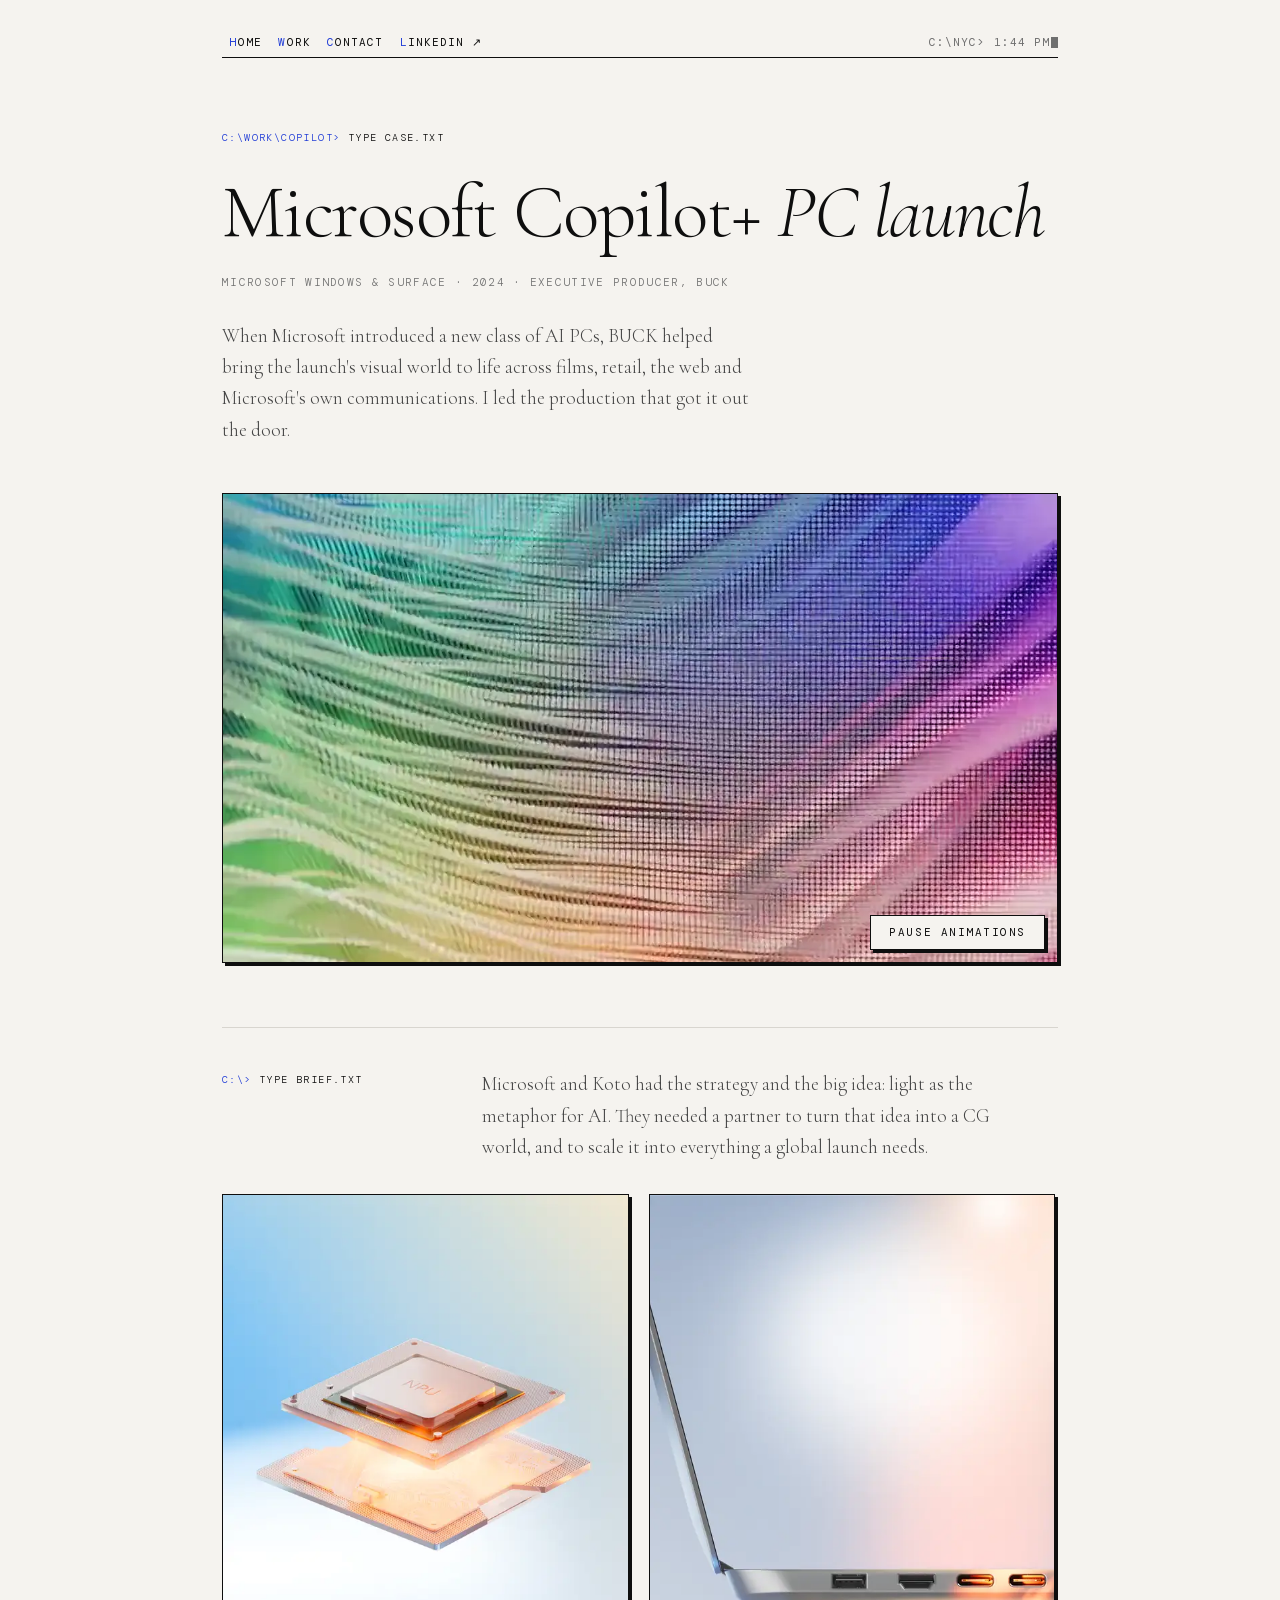
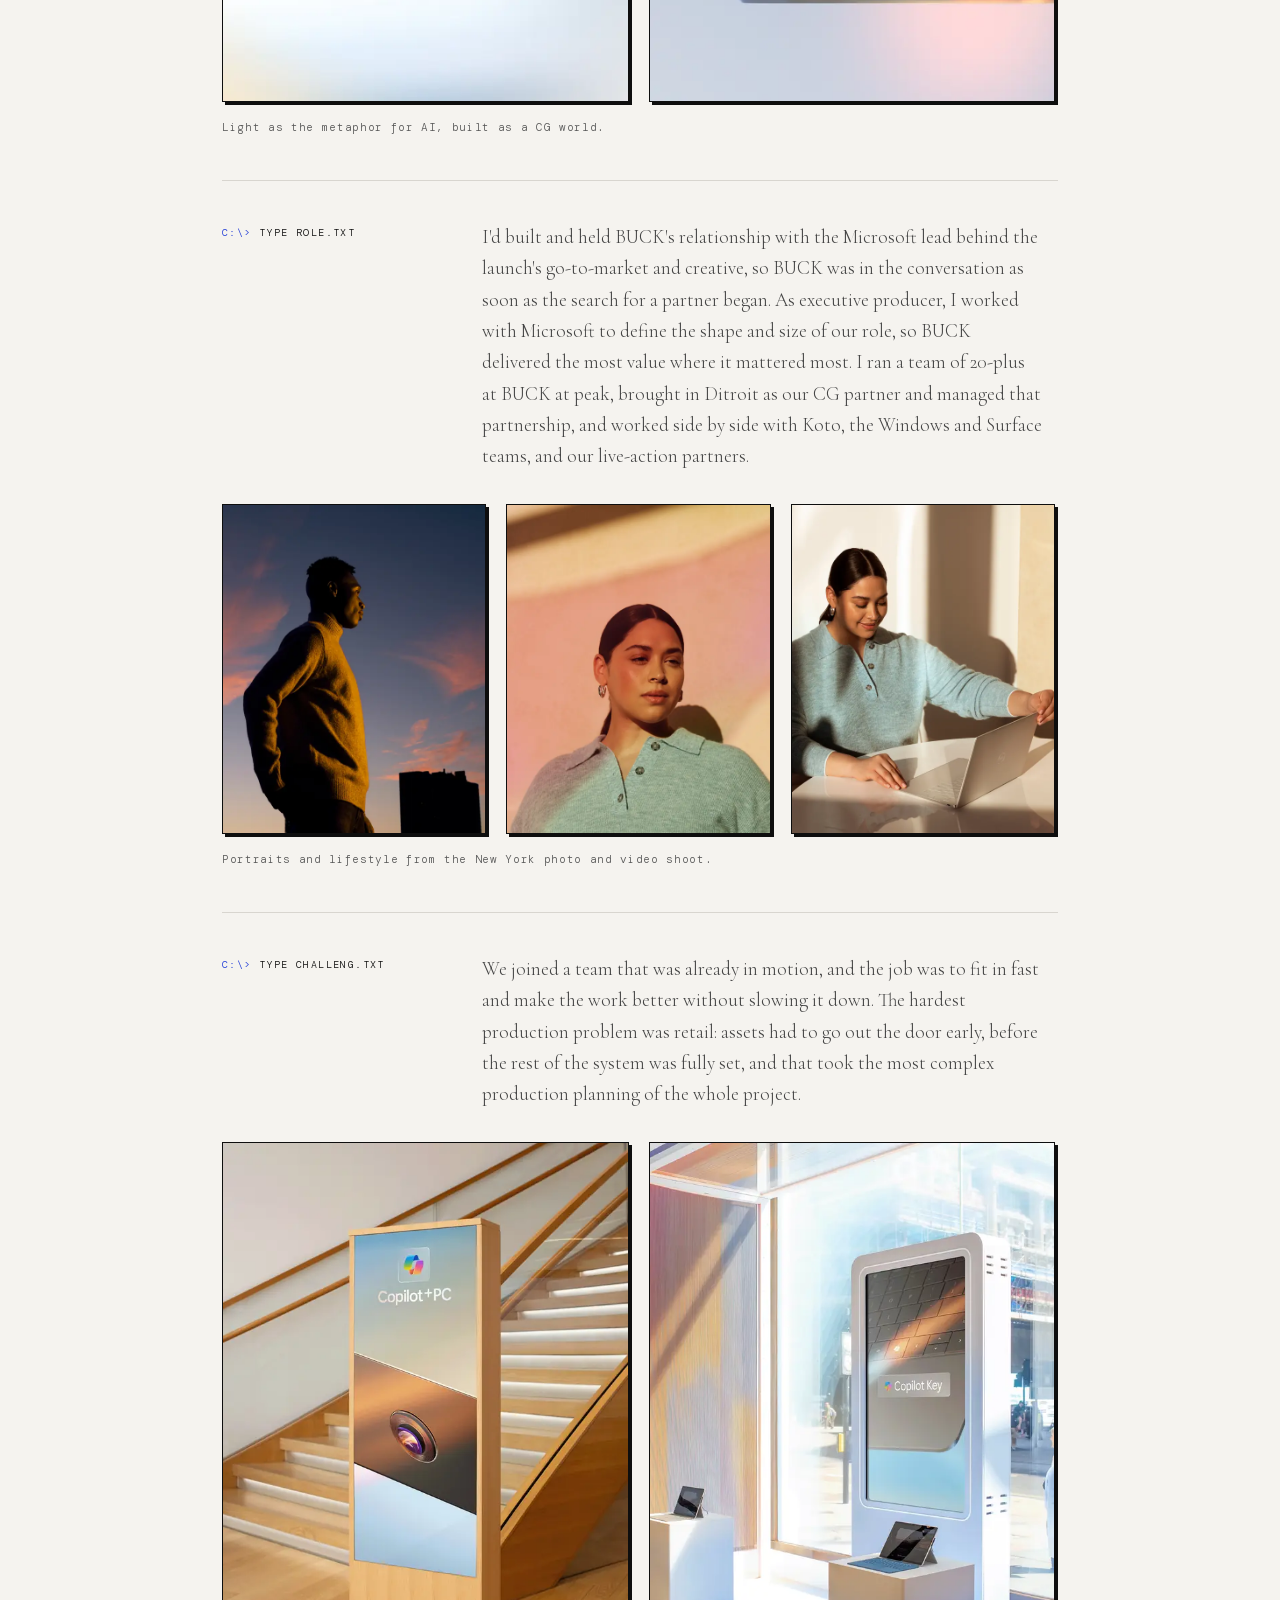
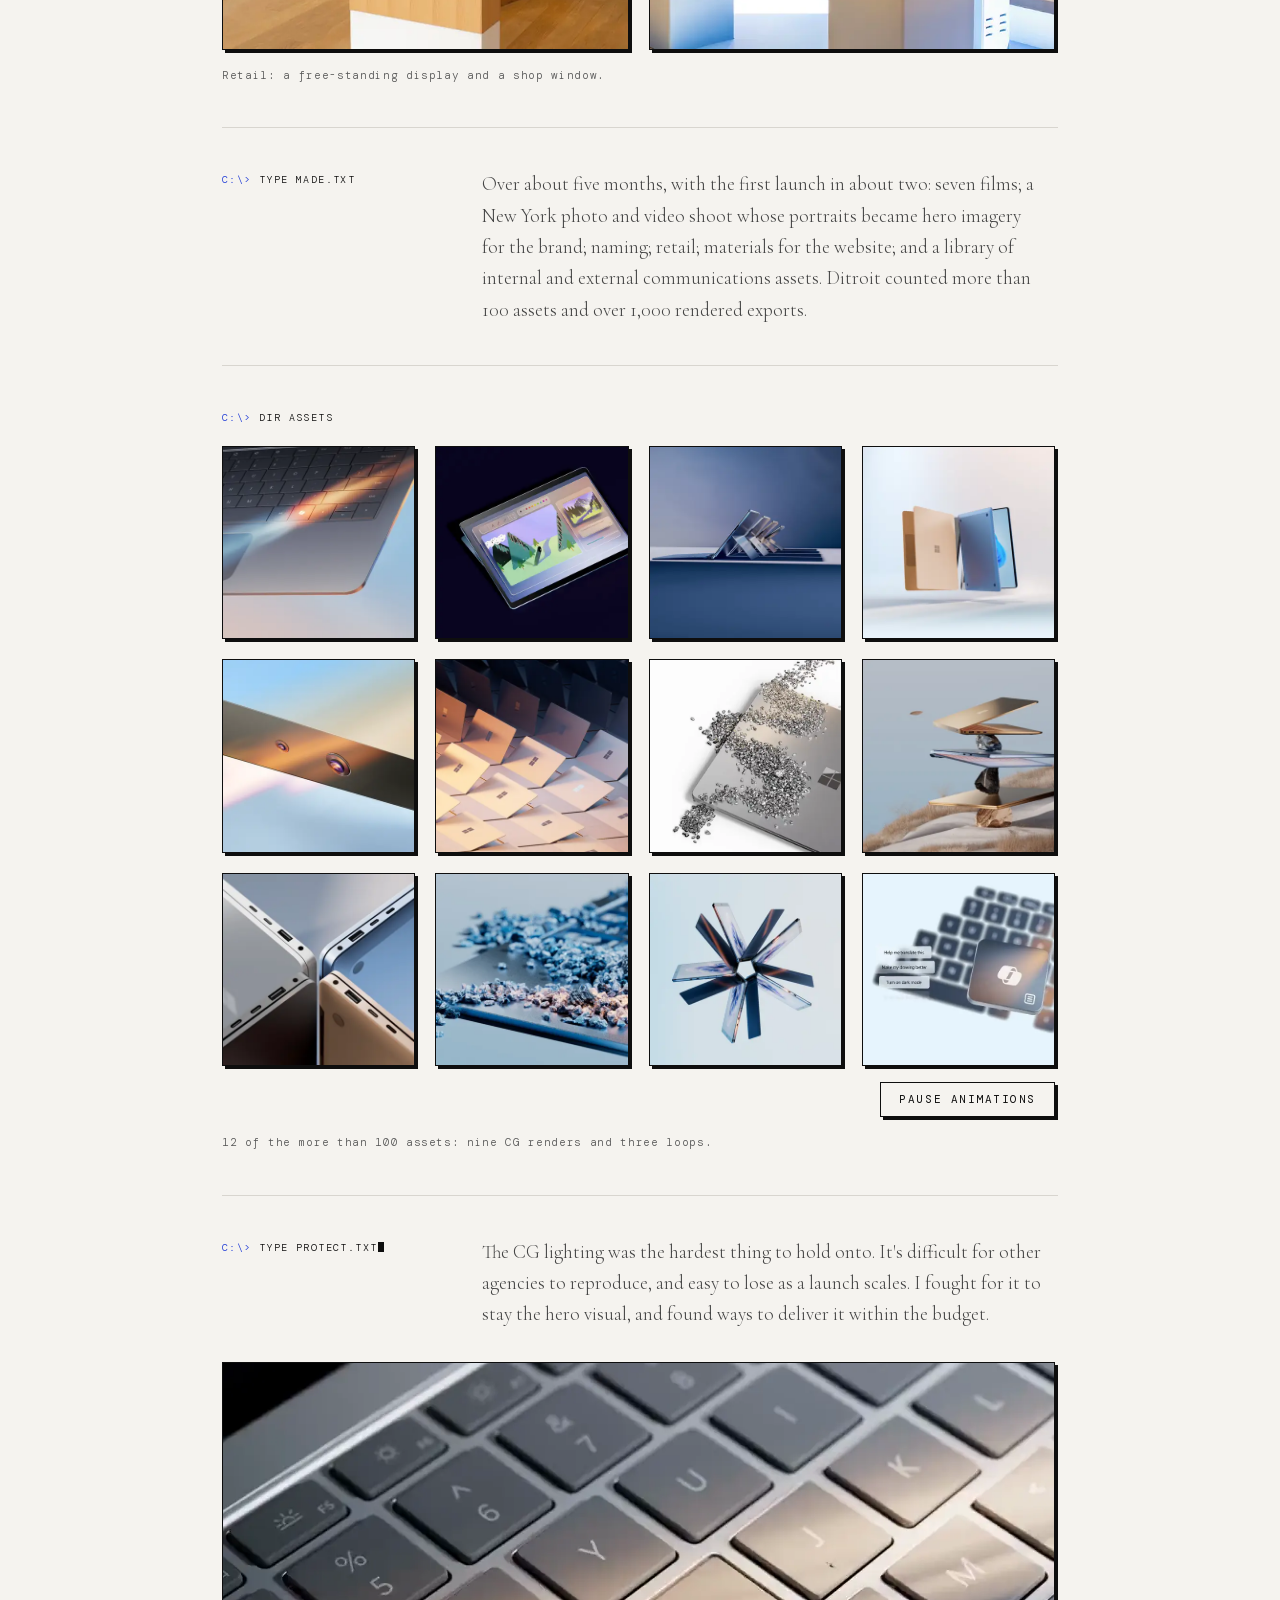
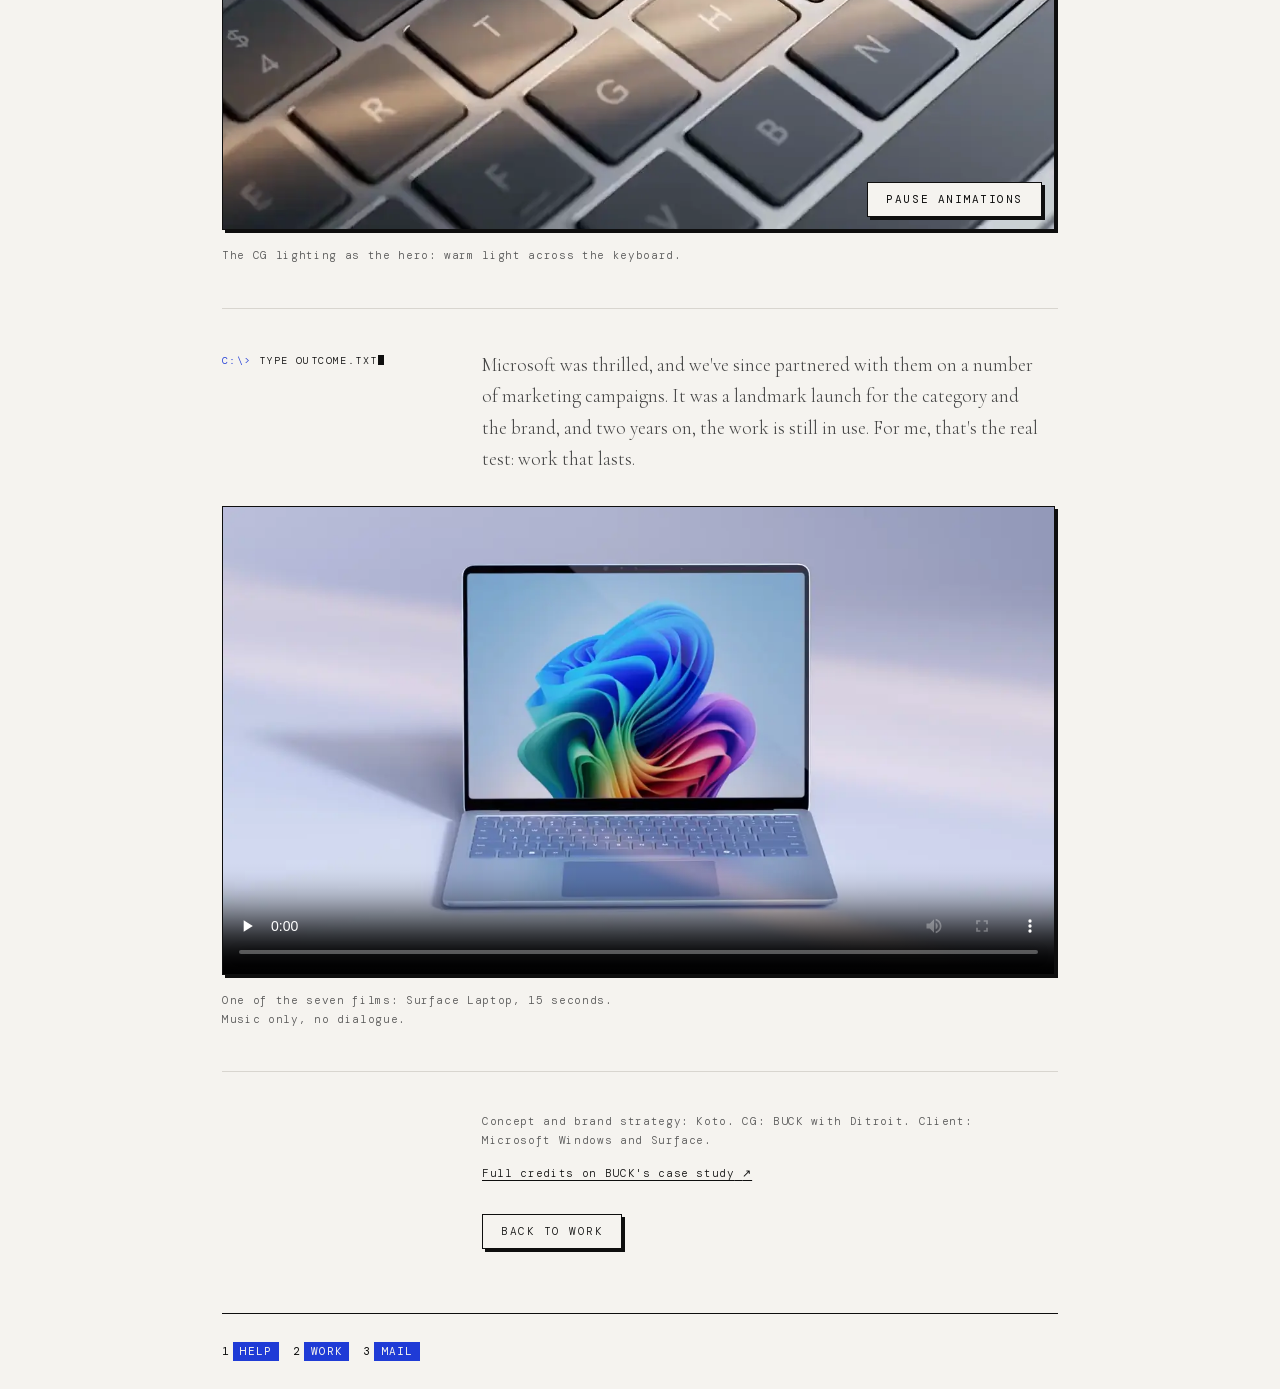
<file: work/microsoft-copilot-pc/index.html>
<!DOCTYPE html>
<html lang="en">
<head>
  <meta charset="UTF-8" />
  <meta name="viewport" content="width=device-width, initial-scale=1.0" />
  <meta name="theme-color" content="#1f3bd6" />
  <script>
    // Accent theme, set before first paint: always blue, except ?theme= forces one for testing.
    // Clicking the headshot or the terminal's COLOR command switches it for the rest of the visit.
    (function () {
      var colors = { blue: '#1f3bd6', green: '#10633b', red: '#c52e13', yellow: '#d7a13f' };
      var theme = new URLSearchParams(location.search).get('theme');
      if (!colors[theme]) theme = 'blue';
      document.documentElement.dataset.theme = theme;
      document.querySelector('meta[name="theme-color"]').content = colors[theme];
    })();
  </script>
  <title>Microsoft Copilot+ PC launch — Russell Greene</title>
  <link rel="icon" type="image/svg+xml" href="/favicon.svg" />
  <meta name="description" content="How BUCK brought Microsoft's Copilot+ PC launch to life across films, retail and the web, and how I led the production as executive producer." />
  <link rel="canonical" href="https://russellgreene.com/work/microsoft-copilot-pc/" />
  <meta property="og:type" content="article" />
  <meta property="og:url" content="https://russellgreene.com/work/microsoft-copilot-pc/" />
  <meta property="og:title" content="Microsoft Copilot+ PC launch — Russell Greene" />
  <meta property="og:description" content="How BUCK brought Microsoft's Copilot+ PC launch to life across films, retail and the web, and how I led the production as executive producer." />
  <meta property="og:image" content="https://russellgreene.com/work/microsoft-copilot-pc/og-card.jpg" />
  <meta property="og:image:width" content="1200" />
  <meta property="og:image:height" content="630" />
  <meta property="og:image:alt" content="COPILOT.PRJ: Microsoft Copilot+ PC launch, a case study by Russell Greene" />
  <meta property="og:site_name" content="Russell Greene" />
  <meta name="twitter:card" content="summary_large_image" />
  <script type="application/ld+json">
  {
    "@context": "https://schema.org",
    "@type": "CreativeWork",
    "name": "Microsoft Copilot+ PC launch",
    "description": "How BUCK brought Microsoft's Copilot+ PC launch to life across films, retail and the web, and how I led the production as executive producer.",
    "url": "https://russellgreene.com/work/microsoft-copilot-pc/",
    "dateCreated": "2024",
    "image": "https://russellgreene.com/work/microsoft-copilot-pc/og-card.jpg",
    "creator": {
      "@type": "Organization",
      "name": "BUCK",
      "url": "https://buck.co"
    },
    "producer": {
      "@id": "https://russellgreene.com/#person"
    }
  }
  </script>
  <link rel="preload" href="/fonts/cormorant-garamond-normal-latin.woff2" as="font" type="font/woff2" crossorigin />
  <link rel="preload" href="/fonts/cormorant-garamond-italic-latin.woff2" as="font" type="font/woff2" crossorigin />
  <style>
    /* Self-hosted copies of the Google Fonts latin subsets, @font-face rules as Google declares them */
    @font-face {
      font-family: 'Cormorant Garamond';
      font-style: italic;
      font-weight: 300;
      font-display: swap;
      src: url(/fonts/cormorant-garamond-italic-latin.woff2) format('woff2');
      unicode-range: U+0000-00FF, U+0131, U+0152-0153, U+02BB-02BC, U+02C6, U+02DA, U+02DC, U+0304, U+0308, U+0329, U+2000-206F, U+20AC, U+2122, U+2191, U+2193, U+2212, U+2215, U+FEFF, U+FFFD;
    }
    @font-face {
      font-family: 'Cormorant Garamond';
      font-style: italic;
      font-weight: 400;
      font-display: swap;
      src: url(/fonts/cormorant-garamond-italic-latin.woff2) format('woff2');
      unicode-range: U+0000-00FF, U+0131, U+0152-0153, U+02BB-02BC, U+02C6, U+02DA, U+02DC, U+0304, U+0308, U+0329, U+2000-206F, U+20AC, U+2122, U+2191, U+2193, U+2212, U+2215, U+FEFF, U+FFFD;
    }
    @font-face {
      font-family: 'Cormorant Garamond';
      font-style: normal;
      font-weight: 300;
      font-display: swap;
      src: url(/fonts/cormorant-garamond-normal-latin.woff2) format('woff2');
      unicode-range: U+0000-00FF, U+0131, U+0152-0153, U+02BB-02BC, U+02C6, U+02DA, U+02DC, U+0304, U+0308, U+0329, U+2000-206F, U+20AC, U+2122, U+2191, U+2193, U+2212, U+2215, U+FEFF, U+FFFD;
    }
    @font-face {
      font-family: 'Cormorant Garamond';
      font-style: normal;
      font-weight: 400;
      font-display: swap;
      src: url(/fonts/cormorant-garamond-normal-latin.woff2) format('woff2');
      unicode-range: U+0000-00FF, U+0131, U+0152-0153, U+02BB-02BC, U+02C6, U+02DA, U+02DC, U+0304, U+0308, U+0329, U+2000-206F, U+20AC, U+2122, U+2191, U+2193, U+2212, U+2215, U+FEFF, U+FFFD;
    }
    @font-face {
      font-family: 'Cormorant Garamond';
      font-style: normal;
      font-weight: 500;
      font-display: swap;
      src: url(/fonts/cormorant-garamond-normal-latin.woff2) format('woff2');
      unicode-range: U+0000-00FF, U+0131, U+0152-0153, U+02BB-02BC, U+02C6, U+02DA, U+02DC, U+0304, U+0308, U+0329, U+2000-206F, U+20AC, U+2122, U+2191, U+2193, U+2212, U+2215, U+FEFF, U+FFFD;
    }
    @font-face {
      font-family: 'DM Mono';
      font-style: normal;
      font-weight: 300;
      font-display: swap;
      src: url(/fonts/dm-mono-300-latin.woff2) format('woff2');
      unicode-range: U+0000-00FF, U+0131, U+0152-0153, U+02BB-02BC, U+02C6, U+02DA, U+02DC, U+0304, U+0308, U+0329, U+2000-206F, U+20AC, U+2122, U+2191, U+2193, U+2212, U+2215, U+FEFF, U+FFFD;
    }
    @font-face {
      font-family: 'DM Mono';
      font-style: normal;
      font-weight: 400;
      font-display: swap;
      src: url(/fonts/dm-mono-400-latin.woff2) format('woff2');
      unicode-range: U+0000-00FF, U+0131, U+0152-0153, U+02BB-02BC, U+02C6, U+02DA, U+02DC, U+0304, U+0308, U+0329, U+2000-206F, U+20AC, U+2122, U+2191, U+2193, U+2212, U+2215, U+FEFF, U+FFFD;
    }
    @font-face {
      font-family: 'Silkscreen';
      font-style: normal;
      font-weight: 400;
      font-display: swap;
      src: url(/fonts/silkscreen-400-latin.woff2) format('woff2');
      unicode-range: U+0000-00FF, U+0131, U+0152-0153, U+02BB-02BC, U+02C6, U+02DA, U+02DC, U+0304, U+0308, U+0329, U+2000-206F, U+20AC, U+2122, U+2191, U+2193, U+2212, U+2215, U+FEFF, U+FFFD;
    }
    @font-face {
      font-family: 'VT323';
      font-style: normal;
      font-weight: 400;
      font-display: swap;
      src: url(/fonts/vt323-400-latin.woff2) format('woff2');
      unicode-range: U+0000-00FF, U+0131, U+0152-0153, U+02BB-02BC, U+02C6, U+02DA, U+02DC, U+0304, U+0308, U+0329, U+2000-206F, U+20AC, U+2122, U+2191, U+2193, U+2212, U+2215, U+FEFF, U+FFFD;
    }
  </style>
  <style>
    *, *::before, *::after { box-sizing: border-box; margin: 0; padding: 0; }

    :root {
      --ink: #0e0e0e;
      --paper: #f5f3ef;
      --mid: #6f6f6f; /* lightest neutral gray at 4.5:1+ on --paper (4.53) */
      --rule: #d8d5cf;
      --pixel: #1f3bd6;         /* accent fill (themes override these in retro.css) */
      --on-pixel: var(--paper); /* text and icons on --pixel */
      --pixel-text: #1f3bd6;    /* accent text on --paper */
      --pixel-hi: #6f86f0;      /* accent highlight and shadow in shaded pixel art */
      --pixel-lo: #11247f;
      --serif: 'Cormorant Garamond', Georgia, serif;
      --mono: 'DM Mono', 'Courier New', monospace;
    }

    html { scroll-behavior: smooth; }
    @media (prefers-reduced-motion: reduce) {
      html { scroll-behavior: auto; }
    }

    body {
      background: var(--paper);
      color: var(--ink);
      font-family: var(--serif);
      font-weight: 300;
      font-size: 18px;
      line-height: 1.6;
      min-height: 100vh;
      -webkit-font-smoothing: antialiased;
    }

    .site-wrapper {
      max-width: 900px;
      margin: 0 auto;
      padding: 0 32px;
    }

    /* Skip link: the first Tab stop, invisible until focused, then a DOS button at the top left */
    .skip-link {
      position: absolute;
      top: 12px;
      left: 16px;
      z-index: 10;
    }
    .skip-link:not(:focus) {
      width: 1px;
      height: 1px;
      padding: 0;
      overflow: hidden;
      clip-path: inset(50%);
      white-space: nowrap;
      border: 0;
      box-shadow: none;
    }
    #main:focus { outline: none; }

    .visually-hidden {
      position: absolute;
      width: 1px;
      height: 1px;
      overflow: hidden;
      clip-path: inset(50%);
      white-space: nowrap;
    }

    /* Section labels: small mono commands in the left column (retro.js types them out) */
    .section-label {
      font-family: var(--mono);
      font-weight: inherit;
      font-size: 10px;
      letter-spacing: 0.14em;
      text-transform: uppercase;
      color: var(--mid);
      padding-top: 4px;
    }

    /* ── Case study: title block ── */
    .case-head { padding: 72px 0 48px; }

    .case-prompt { margin-bottom: 28px; padding-top: 0; }

    .case-head h1 {
      font-family: var(--serif);
      font-size: clamp(44px, 7vw, 76px);
      font-weight: 300;
      line-height: 1;
      letter-spacing: -0.02em;
      margin-bottom: 24px;
    }

    .case-head h1 em { font-style: italic; font-weight: 300; }

    .case-meta {
      font-family: var(--mono);
      font-size: 11px;
      letter-spacing: 0.12em;
      text-transform: uppercase;
      color: var(--mid);
      margin-bottom: 28px;
    }

    .case-lede {
      max-width: 560px;
      text-wrap: pretty;
      font-size: 19px;
      line-height: 1.65;
      color: #444;
    }

    /* ── Hero loop in a DOS frame ── */
    .case-hero-media {
      position: relative;
      aspect-ratio: 16 / 9;
      margin-bottom: 64px;
      background: var(--pixel);
      border: 1px solid var(--ink);
      box-shadow: 3px 3px 0 var(--ink);
    }

    /* The poster picture fills the frame; the video lies on top of it, hidden until it has a frame to show */
    .case-poster img,
    .case-video {
      position: absolute;
      inset: 0;
      display: block;
      width: 100%;
      height: 100%;
      object-fit: cover;
    }

    .case-video { opacity: 0; }
    .case-video.has-frame { opacity: 1; }

    .case-video-toggle {
      position: absolute;
      z-index: 1;
      right: 12px;
      bottom: 12px;
    }
    .case-video-toggle[hidden] { display: none; }

    /* Mirror copies of the motion control: one over the PROTECT frame (as above), one in a row under the grid */
    .case-motion-row {
      display: flex;
      justify-content: flex-end;
      margin-top: 16px;
    }
    .case-motion-row .case-video-toggle-inline { position: static; }
    .case-motion-row:has(> [hidden]) { display: none; } /* no JS, no button: no empty row */

    /* ── Sections: the homepage's label column ── */
    .case-section {
      display: grid;
      grid-template-columns: 200px 1fr;
      gap: 0 60px;
      align-items: start;
      padding: 40px 0;
      border-top: 1px solid var(--rule);
    }

    .case-body p {
      max-width: 560px;
      text-wrap: pretty;
      font-size: 19px;
      line-height: 1.65;
      color: #444;
    }

    /* A section whose media sits under its label at full width (DIR ASSETS) */
    .case-section-wide {
      grid-template-columns: 1fr;
      gap: 20px 0;
    }

    /* Each section's media: after the text, across the full content width like the hero, with a caption */
    .case-media {
      grid-column: 1 / -1;
      margin-top: 32px;
      padding: 0 3px 3px 0; /* room for the frames' hard shadow */
    }
    .case-section-wide .case-media { margin-top: 0; }

    .case-caption {
      margin-top: 16px;
      font-family: var(--mono);
      font-size: 11px;
      letter-spacing: 0.06em;
      line-height: 1.7;
      color: #555;
    }

    /* DOS-framed 4:5 stills, two or three across */
    .case-photos {
      list-style: none;
      display: grid;
      grid-template-columns: repeat(3, 1fr);
      gap: 20px;
    }
    .case-photos-2 { grid-template-columns: repeat(2, 1fr); }

    .case-photos img,
    .case-tile,
    .case-wide {
      display: block;
      width: 100%;
      background: var(--rule);
      border: 1px solid var(--ink);
      box-shadow: 3px 3px 0 var(--ink);
    }

    .case-photos img {
      height: auto;
      aspect-ratio: 4 / 5;
      object-fit: cover;
    }

    /* DIR ASSETS: square tiles, stills and loops mixed */
    .case-tiles {
      list-style: none;
      display: grid;
      grid-template-columns: repeat(4, 1fr);
      gap: 20px;
    }

    .case-tile {
      position: relative;
      aspect-ratio: 1;
      overflow: hidden;
    }

    .case-tile > img {
      display: block;
      width: 100%;
      height: 100%;
      object-fit: cover;
    }

    /* Wide 16:9 frames: the PROTECT loop and the film */
    .case-wide {
      position: relative;
      aspect-ratio: 16 / 9;
      overflow: hidden;
    }

    .case-film { background: var(--ink); }

    .case-film-video {
      position: absolute;
      inset: 0;
      display: block;
      width: 100%;
      height: 100%;
    }

    /* Credits, the link out and the way back */
    .case-end { border-top: 1px solid var(--rule); padding: 40px 0 64px; }

    .case-body .case-credits {
      font-family: var(--mono);
      font-size: 11px;
      letter-spacing: 0.06em;
      line-height: 1.7;
      color: #555;
      max-width: 560px;
    }

    .case-body .case-full {
      margin-top: 14px;
      max-width: none;
      color: var(--ink);
      font-family: var(--mono);
      font-size: 11px;
      letter-spacing: 0.06em;
    }

    .case-full a {
      color: var(--ink);
      text-decoration: underline;
      text-underline-offset: 3px;
    }

    .case-full a:hover { color: var(--pixel-text); }

    .case-back { margin-top: 32px; }

    /* ── Footer ── */
    footer {
      border-top: 1px solid var(--ink);
      padding: 28px 0;
      display: flex;
      justify-content: space-between;
      align-items: center;
    }

    /* ── Small screens ── */
    @media (max-width: 660px) {
      .site-wrapper { padding: 0 20px; }
      .case-head { padding: 48px 0 36px; }
      .case-hero-media { margin-bottom: 40px; }
      .case-section,
      .case-end {
        grid-template-columns: 1fr;
        gap: 16px 0;
      }
      .case-media { margin-top: 24px; }
      .case-photos { grid-template-columns: 1fr; gap: 24px; }
      .case-tiles { grid-template-columns: repeat(2, 1fr); gap: 16px; }
      footer { flex-wrap: wrap; justify-content: space-between; gap: 16px; }
    }

    @media (max-width: 660px), (hover: none) and (pointer: coarse) {
      .section-label,
      .case-caption,
      .case-body .case-credits,
      .case-body .case-full { font-size: 11px; }
    }
  </style>
  <link rel="stylesheet" href="/retro.css?v=ad664023" />
</head>
<body>

<a class="skip-link dos-button" href="#main" aria-label="Skip to content"><span class="dos-button-label">Skip to content</span></a>

<div class="site-wrapper">

  <!-- Menu bar -->
  <header>
  <nav class="menubar menubar-long" aria-label="Menu">
    <ul class="menu">
      <li><a class="menu-item" href="/"><span class="menu-key">H</span>ome</a></li>
      <li><a class="menu-item" href="/#work"><span class="menu-key">W</span>ork</a></li>
      <li><a class="menu-item" href="/#contact"><span class="menu-key">C</span>ontact</a></li>
      <li><a class="menu-item" href="https://www.linkedin.com/in/russellgreene/" target="_blank" rel="noopener"><span class="menu-key">L</span>inkedIn <span aria-hidden="true">↗</span></a></li>
    </ul>
    <span class="prompt-clock">NYC</span>
  </nav>
  </header>

  <main id="main" tabindex="-1">

    <!-- Title -->
    <div class="case-head">
      <p class="section-label case-prompt" aria-hidden="true" data-prompt="C:\WORK\COPILOT&gt;" data-command="TYPE CASE.TXT">C:\WORK\COPILOT&gt; TYPE CASE.TXT</p>
      <h1>Microsoft Copilot+ <em>PC launch</em></h1>
      <p class="case-meta">Microsoft Windows &amp; Surface · 2024 · Executive Producer, BUCK</p>
      <p class="case-lede">When Microsoft introduced a new class of AI PCs, BUCK helped bring the launch's visual world to life across films, retail, the web and Microsoft's own communications. I led the production that got it out the door.</p>
    </div>

    <!-- Hero loop: decorative. The picture is the loop's first frame (and the LCP); the video sits on top, invisible
         until retro.js has a frame of it on screen, and plays only in view (never under reduced motion).
         Its button is the page-wide motion control: it pauses and plays every loop on the page. Two mirror copies
         (over the PROTECT loop, under the DIR ASSETS grid) share its state -->
    <div class="case-hero-media">
      <picture class="case-poster">
        <source srcset="/work/microsoft-copilot-pc/hero-poster-720.webp" type="image/webp" media="(max-width: 660px)" width="720" height="406" />
        <img src="/work/microsoft-copilot-pc/hero-poster.webp" width="1280" height="720" alt="" aria-hidden="true" fetchpriority="high" />
      </picture>
      <video class="case-video" muted loop playsinline preload="none" width="1280" height="720" aria-hidden="true">
        <source src="/work/microsoft-copilot-pc/hero-720.mp4" type="video/mp4" media="(max-width: 660px)" />
        <source src="/work/microsoft-copilot-pc/hero.mp4" type="video/mp4" />
      </video>
      <button type="button" class="dos-button case-video-toggle" hidden><span class="dos-button-label">Pause animations</span></button>
    </div>

    <section class="case-section" aria-labelledby="brief-label">
      <h2 class="section-label" id="brief-label" data-command="TYPE BRIEF.TXT">Brief</h2>
      <div class="case-body">
          <p>Microsoft and Koto had the strategy and the big idea: light as the metaphor for AI. They needed a partner to turn that idea into a CG world, and to scale it into everything a global launch needs.</p>
      </div>
      <figure class="case-media">
        <ul class="case-photos case-photos-2">
          <li><img src="/work/microsoft-copilot-pc/brief-chip-1200.webp" srcset="/work/microsoft-copilot-pc/brief-chip-600.webp 600w, /work/microsoft-copilot-pc/brief-chip-1200.webp 1200w" sizes="(max-width: 660px) calc(100vw - 40px), (max-width: 900px) calc((100vw - 87px) / 2), 407px" width="1200" height="1500" loading="lazy" decoding="async" alt="CG render: an NPU chip drawn as stacked translucent layers, glowing peach from inside." /></li>
          <li><img src="/work/microsoft-copilot-pc/brief-ports-1200.webp" srcset="/work/microsoft-copilot-pc/brief-ports-600.webp 600w, /work/microsoft-copilot-pc/brief-ports-1200.webp 1200w" sizes="(max-width: 660px) calc(100vw - 40px), (max-width: 900px) calc((100vw - 87px) / 2), 407px" width="1200" height="1500" loading="lazy" decoding="async" alt="CG render: a laptop in side profile, its ports catching warm light against a soft white bloom." /></li>
        </ul>
        <figcaption class="case-caption">Light as the metaphor for AI, built as a CG world.</figcaption>
      </figure>
    </section>

    <section class="case-section" aria-labelledby="role-label">
      <h2 class="section-label" id="role-label" data-command="TYPE ROLE.TXT">Role</h2>
      <div class="case-body">
          <p>I'd built and held BUCK's relationship with the Microsoft lead behind the launch's go-to-market and creative, so BUCK was in the conversation as soon as the search for a partner began. As executive producer, I worked with Microsoft to define the shape and size of our role, so BUCK delivered the most value where it mattered most. I ran a team of 20-plus at BUCK at peak, brought in Ditroit as our CG partner and managed that partnership, and worked side by side with Koto, the Windows and Surface teams, and our live-action partners.</p>
      </div>
      <figure class="case-media">
        <ul class="case-photos">
          <li><img src="/work/microsoft-copilot-pc/role-skyline-1200.webp" srcset="/work/microsoft-copilot-pc/role-skyline-600.webp 600w, /work/microsoft-copilot-pc/role-skyline-1200.webp 1200w" sizes="(max-width: 660px) calc(100vw - 40px), (max-width: 900px) calc((100vw - 107px) / 3), 265px" width="1200" height="1500" loading="lazy" decoding="async" alt="Portrait from the New York shoot: a man in a mustard sweater against a dusk sky, a tall building in silhouette behind him." /></li>
          <li><img src="/work/microsoft-copilot-pc/role-window-1200.webp" srcset="/work/microsoft-copilot-pc/role-window-600.webp 600w, /work/microsoft-copilot-pc/role-window-1200.webp 1200w" sizes="(max-width: 660px) calc(100vw - 40px), (max-width: 900px) calc((100vw - 107px) / 3), 265px" width="1200" height="1500" loading="lazy" decoding="async" alt="Portrait from the New York shoot: a woman in a mint knit polo, lit by warm window light falling across a pink wall." /></li>
          <li><img src="/work/microsoft-copilot-pc/role-table-1200.webp" srcset="/work/microsoft-copilot-pc/role-table-600.webp 600w, /work/microsoft-copilot-pc/role-table-1200.webp 1200w" sizes="(max-width: 660px) calc(100vw - 40px), (max-width: 900px) calc((100vw - 107px) / 3), 265px" width="1200" height="1500" loading="lazy" decoding="async" alt="From the New York shoot: a woman at a round table opening a Surface Laptop in warm window light, a glass of orange juice beside it." /></li>
        </ul>
        <figcaption class="case-caption">Portraits and lifestyle from the New York photo and video shoot.</figcaption>
      </figure>
    </section>

    <section class="case-section" aria-labelledby="challenge-label">
      <h2 class="section-label" id="challenge-label" data-command="TYPE CHALLENG.TXT">Challenge</h2>
      <div class="case-body">
          <p>We joined a team that was already in motion, and the job was to fit in fast and make the work better without slowing it down. The hardest production problem was retail: assets had to go out the door early, before the rest of the system was fully set, and that took the most complex production planning of the whole project.</p>
      </div>
      <figure class="case-media">
        <ul class="case-photos case-photos-2">
          <li><img src="/work/microsoft-copilot-pc/retail-totem-1152.webp" srcset="/work/microsoft-copilot-pc/retail-totem-600.webp 600w, /work/microsoft-copilot-pc/retail-totem-1152.webp 1152w" sizes="(max-width: 660px) calc(100vw - 40px), (max-width: 900px) calc((100vw - 87px) / 2), 407px" width="1152" height="1440" loading="lazy" decoding="async" alt="Retail: a free-standing Copilot+ PC display at the foot of a wooden staircase." /></li>
          <li><img src="/work/microsoft-copilot-pc/retail-window-1200.webp" srcset="/work/microsoft-copilot-pc/retail-window-600.webp 600w, /work/microsoft-copilot-pc/retail-window-1200.webp 1200w" sizes="(max-width: 660px) calc(100vw - 40px), (max-width: 900px) calc((100vw - 87px) / 2), 407px" width="1200" height="1500" loading="lazy" decoding="async" alt="Retail display in a shop window: a tall screen introducing the Copilot key, with Surface devices on plinths." /></li>
        </ul>
        <figcaption class="case-caption">Retail: a free-standing display and a shop window.</figcaption>
      </figure>
    </section>

    <section class="case-section" aria-labelledby="made-label">
      <h2 class="section-label" id="made-label" data-command="TYPE MADE.TXT">What we made</h2>
      <div class="case-body">
          <p>Over about five months, with the first launch in about two: seven films; a New York photo and video shoot whose portraits became hero imagery for the brand; naming; retail; materials for the website; and a library of internal and external communications assets. Ditroit counted more than 100 assets and over 1,000 rendered exports.</p>
      </div>
    </section>

    <section class="case-section case-section-wide" aria-labelledby="assets-label">
      <h2 class="section-label" id="assets-label" data-command="DIR ASSETS">Assets</h2>
      <figure class="case-media">
        <ul class="case-tiles">
          <li class="case-tile"><img src="/work/microsoft-copilot-pc/asset-copilot-key-800.webp" srcset="/work/microsoft-copilot-pc/asset-copilot-key-400.webp 400w, /work/microsoft-copilot-pc/asset-copilot-key-800.webp 800w" sizes="(max-width: 660px) calc((100vw - 59px) / 2), (max-width: 900px) calc((100vw - 127px) / 4), 195px" width="800" height="800" loading="lazy" decoding="async" alt="CG render: a laptop keyboard with a beam of warm light crossing the Copilot key." /></li>
          <li class="case-tile case-loop">
              <picture class="case-poster"><img src="/work/microsoft-copilot-pc/loop-cocreator-480.webp" width="480" height="480" loading="lazy" decoding="async" alt="Animated loop: a pen sketching a landscape on a tablet, with image panels beside the drawing." /></picture>
              <video class="case-video" muted loop playsinline preload="none" width="480" height="480" aria-hidden="true"><source src="/work/microsoft-copilot-pc/loop-cocreator-480.mp4" type="video/mp4" /></video>
            </li>
          <li class="case-tile"><img src="/work/microsoft-copilot-pc/asset-kickstand-800.webp" srcset="/work/microsoft-copilot-pc/asset-kickstand-400.webp 400w, /work/microsoft-copilot-pc/asset-kickstand-800.webp 800w" sizes="(max-width: 660px) calc((100vw - 59px) / 2), (max-width: 900px) calc((100vw - 127px) / 4), 195px" width="800" height="800" loading="lazy" decoding="async" alt="CG render: Surface Pro kickstand angles fanned out on a deep blue stage." /></li>
          <li class="case-tile"><img src="/work/microsoft-copilot-pc/asset-colours-800.webp" srcset="/work/microsoft-copilot-pc/asset-colours-400.webp 400w, /work/microsoft-copilot-pc/asset-colours-800.webp 800w" sizes="(max-width: 660px) calc((100vw - 59px) / 2), (max-width: 900px) calc((100vw - 127px) / 4), 195px" width="800" height="800" loading="lazy" decoding="async" alt="CG render: two Surface Laptops, one gold and one blue, floating half open." /></li>
          <li class="case-tile"><img src="/work/microsoft-copilot-pc/asset-lenses-800.webp" srcset="/work/microsoft-copilot-pc/asset-lenses-400.webp 400w, /work/microsoft-copilot-pc/asset-lenses-800.webp 800w" sizes="(max-width: 660px) calc((100vw - 59px) / 2), (max-width: 900px) calc((100vw - 127px) / 4), 195px" width="800" height="800" loading="lazy" decoding="async" alt="CG render: two camera lenses on the edge of a device, against a sky gradient." /></li>
          <li class="case-tile"><img src="/work/microsoft-copilot-pc/asset-wall-800.webp" srcset="/work/microsoft-copilot-pc/asset-wall-400.webp 400w, /work/microsoft-copilot-pc/asset-wall-800.webp 800w" sizes="(max-width: 660px) calc((100vw - 59px) / 2), (max-width: 900px) calc((100vw - 127px) / 4), 195px" width="800" height="800" loading="lazy" decoding="async" alt="CG render: a wall of half-open laptops in every colour, lit from warm to cool." /></li>
          <li class="case-tile case-loop">
              <picture class="case-poster"><img src="/work/microsoft-copilot-pc/loop-particles-480.webp" width="480" height="480" loading="lazy" decoding="async" alt="Animated loop: metal particles swirling over a laptop lid." /></picture>
              <video class="case-video" muted loop playsinline preload="none" width="480" height="480" aria-hidden="true"><source src="/work/microsoft-copilot-pc/loop-particles-480.mp4" type="video/mp4" /></video>
            </li>
          <li class="case-tile"><img src="/work/microsoft-copilot-pc/asset-stack-720.webp" srcset="/work/microsoft-copilot-pc/asset-stack-400.webp 400w, /work/microsoft-copilot-pc/asset-stack-720.webp 720w" sizes="(max-width: 660px) calc((100vw - 59px) / 2), (max-width: 900px) calc((100vw - 127px) / 4), 195px" width="720" height="720" loading="lazy" decoding="async" alt="CG render: devices balanced in a sculptural stack on stones and dry grass." /></li>
          <li class="case-tile"><img src="/work/microsoft-copilot-pc/asset-hinge-800.webp" srcset="/work/microsoft-copilot-pc/asset-hinge-400.webp 400w, /work/microsoft-copilot-pc/asset-hinge-800.webp 800w" sizes="(max-width: 660px) calc((100vw - 59px) / 2), (max-width: 900px) calc((100vw - 127px) / 4), 195px" width="800" height="800" loading="lazy" decoding="async" alt="CG render: two laptops meeting hinge to hinge, ports along their edges." /></li>
          <li class="case-tile"><img src="/work/microsoft-copilot-pc/asset-particles-722.webp" srcset="/work/microsoft-copilot-pc/asset-particles-400.webp 400w, /work/microsoft-copilot-pc/asset-particles-722.webp 722w" sizes="(max-width: 660px) calc((100vw - 59px) / 2), (max-width: 900px) calc((100vw - 127px) / 4), 195px" width="722" height="722" loading="lazy" decoding="async" alt="CG render: metal particles scattering across a laptop lid." /></li>
          <li class="case-tile"><img src="/work/microsoft-copilot-pc/asset-star-800.webp" srcset="/work/microsoft-copilot-pc/asset-star-400.webp 400w, /work/microsoft-copilot-pc/asset-star-800.webp 800w" sizes="(max-width: 660px) calc((100vw - 59px) / 2), (max-width: 900px) calc((100vw - 127px) / 4), 195px" width="800" height="800" loading="lazy" decoding="async" alt="CG render: Surface Pros arranged in a star." /></li>
          <li class="case-tile case-loop">
              <picture class="case-poster"><img src="/work/microsoft-copilot-pc/loop-prompts-480.webp" width="480" height="480" loading="lazy" decoding="async" alt="Animated loop: the Copilot key, with prompt suggestions stacking up beside it." /></picture>
              <video class="case-video" muted loop playsinline preload="none" width="480" height="480" aria-hidden="true"><source src="/work/microsoft-copilot-pc/loop-prompts-480.mp4" type="video/mp4" /></video>
            </li>
        </ul>
        <div class="case-motion-row"><button type="button" class="dos-button case-video-toggle case-video-toggle-inline" hidden><span class="dos-button-label">Pause animations</span></button></div>
        <figcaption class="case-caption">12 of the more than 100 assets: nine CG renders and three loops.</figcaption>
      </figure>
    </section>

    <section class="case-section" aria-labelledby="protect-label">
      <h2 class="section-label" id="protect-label" data-command="TYPE PROTECT.TXT">What I protected</h2>
      <div class="case-body">
          <p>The CG lighting was the hardest thing to hold onto. It's difficult for other agencies to reproduce, and easy to lose as a launch scales. I fought for it to stay the hero visual, and found ways to deliver it within the budget.</p>
      </div>
      <figure class="case-media">
        <div class="case-wide case-loop">
          <picture class="case-poster">
            <source srcset="/work/microsoft-copilot-pc/light-sweep-720.webp" type="image/webp" media="(max-width: 660px)" width="720" height="406" />
            <img src="/work/microsoft-copilot-pc/light-sweep.webp" width="1280" height="720" loading="lazy" decoding="async" alt="Animated loop: warm light sweeping slowly across a laptop keyboard." />
          </picture>
          <video class="case-video" muted loop playsinline preload="none" width="1280" height="720" aria-hidden="true">
            <source src="/work/microsoft-copilot-pc/light-sweep-720.mp4" type="video/mp4" media="(max-width: 660px)" />
            <source src="/work/microsoft-copilot-pc/light-sweep.mp4" type="video/mp4" />
          </video>
          <button type="button" class="dos-button case-video-toggle" hidden><span class="dos-button-label">Pause animations</span></button>
        </div>
        <figcaption class="case-caption">The CG lighting as the hero: warm light across the keyboard.</figcaption>
      </figure>
    </section>

    <section class="case-section" aria-labelledby="outcome-label">
      <h2 class="section-label" id="outcome-label" data-command="TYPE OUTCOME.TXT">Outcome</h2>
      <div class="case-body">
          <p>Microsoft was thrilled, and we've since partnered with them on a number of marketing campaigns. It was a landmark launch for the category and the brand, and two years on, the work is still in use. For me, that's the real test: work that lasts.</p>
      </div>
      <figure class="case-media">
        <div class="case-wide case-film">
          <picture class="case-poster">
            <source srcset="/work/microsoft-copilot-pc/film-surface-laptop-720.webp" type="image/webp" media="(max-width: 660px)" width="720" height="406" />
            <img src="/work/microsoft-copilot-pc/film-surface-laptop.webp" width="1280" height="720" loading="lazy" decoding="async" alt="" aria-hidden="true" />
          </picture>
          <video class="case-film-video" controls preload="none" playsinline width="1280" height="720" aria-label="Surface Laptop film">
            <source src="/work/microsoft-copilot-pc/film-surface-laptop.mp4" type="video/mp4" />
          </video>
        </div>
        <figcaption class="case-caption">One of the seven films: Surface Laptop, 15 seconds.<br />Music only, no dialogue.</figcaption>
      </figure>
    </section>

    <div class="case-section case-end">
      <div></div>
      <div class="case-body">
        <p class="case-credits">Concept and brand strategy: Koto. CG: BUCK with Ditroit. Client: Microsoft Windows and Surface.</p>
        <p class="case-full"><a href="https://buck.co/work/microsoft-copilot-pcs" target="_blank" rel="noopener">Full credits on BUCK's case study<span class="visually-hidden"> (opens in a new tab)</span> <span aria-hidden="true">↗</span></a></p>
        <a class="dos-button case-back" href="/#work"><span class="dos-button-label">Back to work</span><b class="block-cursor dos-button-cursor" aria-hidden="true"></b></a>
      </div>
    </div>

  </main>

  <!-- Footer -->
  <footer>
    <div class="fkeys">
      <button type="button" class="fkey" data-fkey="help" hidden><span class="fkey-num">1</span><span class="fkey-label">Help</span></button>
      <a class="fkey" href="/#work"><span class="fkey-num">2</span><span class="fkey-label">Work</span></a>
      <a class="fkey" href="/#contact"><span class="fkey-num">3</span><span class="fkey-label">Mail</span></a>
    </div>
  </footer>

</div>

<script src="/retro.js?v=672857f1"></script>

</body>
</html>
</file>
<file: retro.css>
/* Retro effects shared by the homepage and /vibe. Colours and fonts come from each page's :root. */

/* Accent themes, chosen per visit by the inline script in each page's <head> (blue without JS).
   --pixel fills; --on-pixel is text on those fills; --pixel-text is accent text on --paper;
   --pixel-hi and --pixel-lo are the accent's bevel highlight and shadow in shaded pixel art. */
html[data-theme="blue"]   { --pixel: #1f3bd6; --on-pixel: var(--paper); --pixel-text: #1f3bd6; --pixel-hi: #6f86f0; --pixel-lo: #11247f; }
html[data-theme="green"]  { --pixel: #10633b; --on-pixel: var(--paper); --pixel-text: #10633b; --pixel-hi: #36a167; --pixel-lo: #073a22; }
html[data-theme="red"]    { --pixel: #c52e13; --on-pixel: var(--paper); --pixel-text: #c52e13; --pixel-hi: #ee7c63; --pixel-lo: #7a1a0a; }
html[data-theme="yellow"] { --pixel: #d7a13f; --on-pixel: var(--ink);   --pixel-text: #8a5d0a; --pixel-hi: #f3d791; --pixel-lo: #a4710e; }

/* ── Pixel cursor (fine pointers only; elements are added by JS) ── */
.pixel-cursor {
  position: fixed;
  top: 0;
  left: 0;
  width: 0;
  height: 0;
  pointer-events: none;
  z-index: 9999;
  opacity: 0;
  transition: opacity 0.25s ease;
}

.pixel-cursor svg {
  position: absolute;
  top: 0;
  left: 0;
  display: block;
}

.pixel-cursor .px-o { fill: var(--paper); }
.pixel-cursor .px-i { fill: var(--ink); }

/* Retro link hand and hourglass: paper body, ink outline, finger lines and sand */
.pixel-cursor .pixel-hand .px-o,
.pixel-cursor .pixel-hourglass .px-o { fill: var(--ink); }
.pixel-cursor .pixel-hand .px-i,
.pixel-cursor .pixel-hourglass .px-i { fill: var(--paper); }

/* Hourglass is centred on the pointer; its four sand frames each show for a quarter cycle */
.pixel-cursor .pixel-hourglass {
  position: absolute;
  left: -12px;
  top: -16px;
  display: none;
}

.pixel-cursor .pixel-hourglass svg { visibility: hidden; }

.pixel-cursor .pixel-hand {
  left: -12px; /* fingertip sits on the pointer */
  display: none;
}

/* DOS preview window over work rows (fine pointers only; element added by JS) */
.dos-window {
  position: fixed;
  top: 0;
  left: 0;
  z-index: 9997;
  display: none;
  pointer-events: none;
  padding: 3px;
  background: var(--pixel);
  color: var(--on-pixel);
  box-shadow: 6px 6px 0 var(--ink); /* text-mode shadow, one cell down and right */
  font-family: 'Silkscreen', var(--mono);
  font-size: 8px;
  line-height: 1;
  letter-spacing: 0.05em;
  text-transform: uppercase;
  white-space: nowrap;
}

.dos-window.is-open,
.dos-window.is-closing { display: block; }
.dos-window.is-open { animation: dos-open 120ms steps(1, end) both; }
.dos-window.is-closing { animation: dos-close 120ms steps(1, end) both; }

.dos-frame { border: 3px double var(--on-pixel); }

.dos-title {
  display: flex;
  gap: 6px;
  background: var(--paper);
  color: var(--pixel-text);
  padding: 3px 5px 2px;
}

.dos-body {
  display: grid;
  grid-template-columns: auto auto;
  justify-content: start;
  gap: 5px 8px;
  padding: 7px 8px 8px;
}

.dos-body span { min-height: 8px; }
.dos-body .dos-wide { grid-column: 1 / -1; }

.pixel-bit {
  position: fixed;
  top: 0;
  left: 0;
  width: 4px;
  height: 4px;
  background: var(--ink);
  pointer-events: none;
  z-index: 9998;
  scale: 0;
}

.pixel-bit.is-big { width: 8px; height: 8px; }
.pixel-bit.is-blue { background: var(--pixel); }
.pixel-bit.is-trail { scale: 1; animation: pixel-fade 700ms steps(1, end) forwards; }

html.has-cursor,
html.has-cursor * { cursor: none !important; }

html.has-cursor input,
html.has-cursor textarea { cursor: text !important; }

html.cursor-visible .pixel-cursor { opacity: 1; }
html.cursor-over-field .pixel-cursor { opacity: 0; }

html.cursor-link .pixel-arrow { display: none; }
html.cursor-link .pixel-hand {
  display: block;
  animation: pixel-bob 0.5s steps(1, end) infinite;
}

html.cursor-wait .pixel-arrow,
html.cursor-wait .pixel-hand { display: none; }
html.cursor-wait .pixel-hourglass { display: block; }
html.cursor-wait .pixel-hourglass svg { animation: pixel-sand 1s steps(1, end) infinite; }
html.cursor-wait .pixel-hourglass svg:nth-child(2) { animation-delay: -0.75s; }
html.cursor-wait .pixel-hourglass svg:nth-child(3) { animation-delay: -0.5s; }
html.cursor-wait .pixel-hourglass svg:nth-child(4) { animation-delay: -0.25s; }

@keyframes pixel-sand {
  0%        { visibility: visible; }
  25%, 100% { visibility: hidden; }
}

@keyframes pixel-bob {
  0%   { transform: translateY(0); }
  50%  { transform: translateY(-1px); }
  100% { transform: translateY(0); }
}

@keyframes dos-open {
  0%        { scale: 0; }
  33%       { scale: 0.5; }
  66%, 100% { scale: 1; }
}

@keyframes dos-close {
  0%        { scale: 1; }
  33%       { scale: 0.5; }
  66%, 100% { scale: 0; }
}

/* Size and fall share one transform so shrinking doesn't also shorten the drop */
@keyframes pixel-fade {
  0%   { transform: translateY(0) scale(1); }
  25%  { transform: translateY(calc(var(--fall) / 2)) scale(1); }
  50%  { transform: translateY(calc(var(--fall) / 2)) scale(0.5); }
  75%  { transform: translateY(var(--fall)) scale(0.5); }
  100% { transform: translateY(var(--fall)) scale(0); }
}

@media (prefers-reduced-motion: reduce) {
  html.cursor-link .pixel-hand,
  .dos-window.is-open,
  .dos-window.is-closing { animation: none; }
}

/* Dithered DOS layer drawn over the photo by JS; cleared cells let the real photo through */
.hero-dither {
  position: absolute;
  inset: 0;
  width: 100%;
  height: 100%;
  display: block;
  image-rendering: pixelated;
}

@media (max-width: 660px) {
  .hero-dither { border-radius: 50%; }
}

/* Blinking block cursor, shared by the clock, typed labels and terminal */
.block-cursor {
  display: inline-block;
  width: 0.6em;
  height: 1em;
  margin-left: 0.1em;
  vertical-align: -0.15em;
  background: currentColor;
  animation: block-blink 1s steps(1, end) infinite;
}

@keyframes block-blink {
  50% { opacity: 0; }
}

/* BUCK: a filled-in DOS form field, value on a dotted fill line that runs a little past the text */
.dos-field {
  color: var(--pixel-text);
  padding: 0 2ch 1px 0;
  border-bottom: 1px dotted var(--pixel-text);
}

/* The cursor takes no space, so showing it never nudges the line */
.dos-field-cursor { display: none; margin-right: -0.7em; }

@media (hover: hover) and (pointer: fine) {
  .dos-field:hover { color: var(--on-pixel); background: var(--pixel); }
  .dos-field:hover .dos-field-cursor { display: inline-block; }
}

/* Name glitch: a canvas laid over one letter of the hero heading (see retro.js) */
.glitch-host { position: relative; }

.glitch-letter {
  position: absolute;
  pointer-events: none;
}

/* ── Menu bar: a DOS program's top row (the footer's function keys are its bottom row) ── */
.menubar {
  display: flex;
  align-items: center;
  justify-content: space-between;
  gap: 12px;
  padding: 34px 0 6px;
  border-bottom: 1px solid var(--ink);
  font-family: var(--mono);
  font-size: 11px;
  font-weight: 400; /* the same cut as the footer's function keys, so the two bars match */
  line-height: 1;
  letter-spacing: 0.1em;
  text-transform: uppercase;
  white-space: nowrap;
  position: relative;
  z-index: 1; /* its tap areas reach below the rule, over content that animates in with a transform */
}

.menu {
  display: flex;
  list-style: none;
}

.menu-item {
  position: relative;
  display: block;
  padding: 3px 8px;
  color: var(--ink);
  text-decoration: none;
  -webkit-tap-highlight-color: transparent;
}

/* The first letter is marked like a DOS menu shortcut (visual only: no keys are bound) */
.menu-key { color: var(--pixel-text); }

/* Selected: a hard-cut --pixel block, the marked letter underlined */
.menu-item:hover,
.menu-item:focus-visible {
  color: var(--on-pixel);
  background: var(--pixel);
  outline: none;
}

.menu-item:hover .menu-key,
.menu-item:focus-visible .menu-key {
  color: var(--on-pixel);
  text-decoration: underline;
  text-underline-offset: 2px;
}

.menu-item:focus { outline: none; }

.menubar .prompt-clock { color: var(--mid); }

/* Phones: tighter items so the bar stays one row at 360px; below that the clock shows just the time */
@media (max-width: 660px) {
  .menubar { gap: 6px; padding-top: 24px; letter-spacing: 0.04em; }
  .menu { gap: 6px; }
  .menu-item { padding: 3px 5px; }
}

@media (max-width: 359px) {
  .prompt-prefix { display: none; }
}

/* A four-item bar (Home, Work, Contact, LinkedIn: case studies) needs the room sooner */
@media (max-width: 419px) {
  .menubar-long .prompt-prefix { display: none; }
}

/* Touch: 44px tap areas that don't move the layout */
@media (hover: none) and (pointer: coarse) {
  .menu-item::after {
    content: '';
    position: absolute;
    inset: -14px -3px;
  }
  /* The bar sets line-height 1, so the clock reaches further up and down to make 44px, and only as far
     sideways as the gap, so it never takes taps meant for LinkedIn */
  .menubar .prompt-clock::after { inset: -17px -3px; }
  .menu-item:hover:not(:focus-visible) { color: var(--ink); background: none; }
  .menu-item:hover:not(:focus-visible) .menu-key { color: var(--pixel-text); text-decoration: none; }
}

/* Prompt clock at the right of the menu bar */
.prompt-clock { cursor: pointer; }
.prompt-clock:focus-visible { outline: 1px solid var(--ink); outline-offset: 3px; }

/* DOS section labels (see retro.js): the plain text stays for screen readers; the command line is visual */
.section-label.has-dos-label { position: relative; }

.dl-sr {
  position: absolute;
  width: 1px;
  height: 1px;
  overflow: hidden;
  clip-path: inset(50%);
  white-space: nowrap;
}

.dos-label {
  display: block;
  white-space: nowrap;
  visibility: hidden;
}

.dos-label.is-shown { visibility: visible; }
.dl-prompt { color: var(--pixel-text); }
.dl-cmd { color: var(--ink); }

/* Partner sequence: one name lit at a time (the hover colour), with hard cuts */
.partner-name.is-lit { color: var(--pixel-text); }

/* Hidden DOS terminal */
.dos-term-overlay {
  position: fixed;
  inset: 0;
  z-index: 9990;
  display: flex;
  align-items: flex-start;
  justify-content: center;
  padding: 12vh 16px 16px;
  background: rgba(14, 14, 14, 0.2);
}

.dos-term-overlay[hidden] { display: none; }
.dos-term-overlay.is-open .dos-term { animation: dos-open 120ms steps(1, end) both; }
.dos-term-overlay.is-closing .dos-term { animation: dos-close 120ms steps(1, end) both; }

.dos-term {
  width: min(640px, 100%);
  padding: 4px;
  background: var(--pixel);
  color: var(--on-pixel);
  box-shadow: 8px 8px 0 var(--ink);
  font-family: 'VT323', var(--mono);
  font-size: 20px;
  line-height: 1.15;
}

.dos-term-frame { border: 4px double var(--on-pixel); }

.dos-term-title {
  display: flex;
  align-items: center;
  gap: 10px;
  background: var(--paper);
  color: var(--pixel-text);
  padding: 0 8px;
}

.dos-term-close {
  font: inherit;
  color: inherit;
  background: none;
  border: 0;
  padding: 0;
  cursor: pointer;
}

.dos-term-close:focus-visible { outline: 2px solid var(--pixel-text); outline-offset: 1px; }

.dos-term-screen {
  height: min(360px, 50vh);
  overflow-y: auto;
  padding: 8px 12px 12px;
}

.dos-term-output div,
.dos-term-line {
  white-space: pre-wrap;
  overflow-wrap: anywhere;
  min-height: 1.15em;
}

.dos-term-line { position: relative; }

/* The real input covers the line invisibly; the visible text mirrors it */
.dos-term-input {
  position: absolute;
  inset: 0;
  width: 100%;
  opacity: 0;
  border: 0;
  padding: 0;
  background: transparent;
  color: transparent;
  font: inherit;
  font-size: 20px;
}

/* ROCKS.EXE: while the game runs, it replaces the terminal's text screen */
.dos-term-overlay.is-game .dos-term { width: auto; max-width: 100%; }
.dos-term-overlay.is-game .dos-term-screen { height: auto; overflow: hidden; padding: 10px; }
.dos-term-overlay.is-game .dos-term-output,
.dos-term-overlay.is-game .dos-term-line { display: none; }

.dos-term-game[hidden] { display: none; }
.dos-term-game:focus { outline: none; }

.rocks-canvas {
  display: block;
  margin: 0 auto;
  image-rendering: pixelated;
}

/* Touch controls (rocks.js adds them, and .is-touch, only on touch screens). Upright: the screen,
   then the two button groups along the bottom for thumbs. Sideways: the groups flank the screen. */
.dos-term-game.is-touch {
  display: grid;
  grid-template: "canvas canvas" auto "note note" auto "left right" 1fr / auto auto;
  justify-content: space-between;
  align-items: end;
  gap: 8px;
  height: 100%;
  /* Buttons narrow a little on small phones so both groups fit under the screen (never below 48px) */
  --rocks-key: clamp(48px, 14.5vw, 56px);
}

.dos-term-game.is-touch[hidden] { display: none; }
.dos-term-game.is-touch .rocks-canvas {
  grid-area: canvas;
  outline: 1px solid var(--on-pixel); /* the playfield's edge, where things wrap */
}
.rocks-pad { display: contents; }

.rocks-rotate {
  grid-area: note;
  display: none;
  justify-self: center;
  font-family: 'Silkscreen', var(--mono);
  font-size: 10px;
  text-transform: uppercase;
  text-align: center;
}

.rocks-rotate::before { content: '\21BB  '; }
.wants-rotate .rocks-rotate { display: block; }

.rocks-group {
  display: flex;
  flex-direction: column;
  gap: 8px;
}

.rocks-left { grid-area: left; justify-self: start; align-items: flex-start; }
.rocks-right { grid-area: right; justify-self: end; align-items: flex-end; }
.rocks-keys { display: flex; gap: min(6px, 1.5vw); }

.rocks-button {
  display: grid;
  place-items: center;
  align-content: center;
  gap: 4px;
  width: var(--rocks-key, 56px);
  height: 56px;
  padding: 0;
  font-family: 'Silkscreen', var(--mono);
  font-size: 8px;
  line-height: 1;
  text-transform: uppercase;
  color: var(--ink);
  background: var(--paper);
  border: 1px solid var(--ink);
  border-radius: 0;
  box-shadow: 2px 2px 0 var(--ink);
  touch-action: none;
  user-select: none;
  -webkit-user-select: none;
  -webkit-touch-callout: none;
  -webkit-tap-highlight-color: transparent;
}

.rocks-button svg { display: block; }
.rocks-key-fire { width: calc(var(--rocks-key, 56px) + 12px); }
.rocks-button.rocks-aux { width: auto; height: 44px; padding: 0 12px; }

.rocks-button.is-down {
  translate: 2px 2px;
  box-shadow: none;
}

@media (orientation: landscape) {
  .dos-term-game.is-touch {
    grid-template: "left canvas right" 1fr / 1fr auto 1fr;
    justify-content: stretch;
    gap: 0 12px;
  }
  .dos-term-game.is-touch .rocks-canvas { align-self: center; }
  .wants-rotate .rocks-rotate { display: none; }
  .rocks-group { height: 100%; justify-content: space-between; }
  /* Sideways, thrust sits over the two turn buttons, and hyperspace over fire */
  .rocks-left .rocks-keys { display: grid; grid-template-columns: var(--rocks-key) var(--rocks-key); }
  .rocks-left .rocks-key-thrust { grid-row: 1; grid-column: 1 / -1; width: 100%; }
  .rocks-right .rocks-keys { flex-direction: column; align-items: flex-end; }
}

.dos-term-announce {
  position: absolute;
  width: 1px;
  height: 1px;
  overflow: hidden;
  clip-path: inset(50%);
  white-space: nowrap;
}

@media (prefers-reduced-motion: reduce) {
  .block-cursor,
  .dos-term-overlay.is-open .dos-term,
  .dos-term-overlay.is-closing .dos-term { animation: none; }
}

/* Work preview card (fine pointers only; element added by JS) */
.work-card {
  position: fixed;
  top: 0;
  left: 0;
  z-index: 9997;
  display: none;
  pointer-events: none;
  padding: 3px;
  background: var(--pixel);
  box-shadow: 6px 6px 0 var(--ink);
}

.work-card.is-open,
.work-card.is-closing { display: block; }
.work-card.is-open { animation: dos-open 120ms steps(1, end) both; }
.work-card.is-closing { animation: dos-close 120ms steps(1, end) both; }

/* After the rules above, or they'd win: reduced motion opens and closes the card instantly */
@media (prefers-reduced-motion: reduce) {
  .work-card.is-open,
  .work-card.is-closing { animation: none; }
}

.work-card-bar {
  display: flex;
  justify-content: space-between;
  gap: 12px;
  padding: 4px 5px 5px;
  font-family: 'Silkscreen', var(--mono);
  font-size: 8px;
  line-height: 1;
  letter-spacing: 0.05em;
  text-transform: uppercase;
  white-space: nowrap;
  color: var(--on-pixel);
}

.work-card-media {
  position: relative;
  width: 320px;
  aspect-ratio: 16 / 10;
  overflow: hidden;
  background: var(--pixel);
}

.work-card-media img,
.work-card-media canvas {
  position: absolute;
  inset: 0;
  width: 100%;
  height: 100%;
}

.work-card-media img { object-fit: cover; }
.work-card-media canvas { image-rendering: pixelated; }
.work-card-media canvas[hidden] { display: none; }

/* No usable media: a cobalt card with the client name in the pixel font */
.work-card-fallback {
  position: absolute;
  inset: 0;
  display: none;
  place-items: center;
  font-family: 'Silkscreen', var(--mono);
  font-size: 16px;
  text-transform: uppercase;
  color: var(--on-pixel);
}

.work-card.is-missing .work-card-fallback { display: grid; }
.work-card.is-missing img { visibility: hidden; }

/* The featured row's zoom entrance: ink outlines stepping from its thumbnail to the card (added by JS) */
.work-zoom {
  position: fixed;
  top: 0;
  left: 0;
  z-index: 9997;
  pointer-events: none;
  border: 1px solid var(--ink);
}

.work-zoom[hidden] { display: none; }

/* Collapsible work list: hidden rows are gone entirely; the button sits under the rows' column */
.work-item[hidden] { display: none; }
.work-more {
  grid-column: -2 / -1;
  margin-top: 24px;
}

/* Letter-grid pixel icons (see gridSvg in retro.js) */
.g-I { fill: var(--ink); }
.g-P { fill: var(--pixel); }
.g-C { fill: currentColor; }
.g-Q { fill: var(--pixel-hi); }
.g-S { fill: var(--pixel-lo); }
/* Shaded greys and white: fixed in every theme */
.g-E { fill: #262523; }
.g-D { fill: #3d3c3a; }
.g-M { fill: #8d8a84; }
.g-L { fill: #d7d3ca; }
.g-W { fill: #fbfaf6; }
/* Food stays food in every theme */
.g-K { fill: #c98a3e; }
.g-Y { fill: #f2c14e; }
.g-R { fill: #c52e13; }

/* Two-frame icons: frames stack; the second hides until its item is active */
.dos-button-icon svg { grid-area: 1 / 1; }
.dos-button-icon svg + svg { visibility: hidden; }

/* Core expertise readout panel (JS replaces the plain description list with it) */
.expertise.xp-ready .expertise-details { display: none; }

.xp-panel {
  position: relative;
  margin-top: 20px;
  padding: 12px 14px;
  border: 1px solid var(--rule);
  font-family: var(--mono);
  font-size: 11px;
  line-height: 1.7;
  color: #555;
  overflow: hidden;
}

.xp-prompt {
  color: var(--ink);
  letter-spacing: 0.06em;
}

.xp-pinned {
  margin-left: 10px;
  color: var(--pixel-text);
  letter-spacing: 0.1em;
}

.xp-hint {
  margin-left: 14px;
  color: var(--mid);
  letter-spacing: 0.1em;
  text-transform: uppercase;
  font-size: 10px;
}

.xp-see {
  margin-top: 6px;
  color: var(--ink);
  letter-spacing: 0.06em;
}

.xp-see a {
  color: var(--pixel-text);
  text-decoration: none;
  border-bottom: 1px solid currentColor;
}

/* Screen-reader copy of the full description; the typed text is aria-hidden */
.xp-announce {
  position: absolute;
  width: 1px;
  height: 1px;
  overflow: hidden;
  clip-path: inset(50%);
  white-space: nowrap;
}

/* DOS buttons: hero CTA, contact submit, /vibe gate */
.dos-button {
  display: inline-flex;
  align-items: center;
  gap: 10px;
  padding: 11px 18px;
  font-family: var(--mono);
  font-size: 11px;
  line-height: 1;
  letter-spacing: 0.14em;
  text-transform: uppercase;
  text-decoration: none;
  color: var(--ink);
  background: var(--paper);
  border: 1px solid var(--ink);
  border-radius: 0;
  box-shadow: 3px 3px 0 var(--ink);
  cursor: pointer;
}

.dos-button:hover {
  color: var(--on-pixel);
  background: var(--pixel);
}

/* Pressed: the key goes down into its shadow, then springs back */
.dos-button:active,
.dos-button.is-pressed {
  translate: 3px 3px;
  box-shadow: none;
}

.dos-button:focus-visible {
  outline: 2px solid var(--pixel-text);
  outline-offset: 4px;
}

.dos-button:disabled { cursor: default; }

.dos-button-icon { display: inline-grid; }
.dos-button-icon:empty { display: none; }

.dos-button-cursor { display: none; }
.dos-button:hover .dos-button-cursor { display: inline-block; margin-left: -4px; }

/* Hover opens the envelope (or nudges the enter arrow): frame one, then frame two, and hold */
.dos-button:hover .dos-button-icon svg:first-child { animation: flap-first 160ms steps(1, end) forwards; }
.dos-button:hover .dos-button-icon svg + svg { animation: flap-second 160ms steps(1, end) forwards; }

@keyframes flap-first {
  0%        { visibility: visible; }
  50%, 100% { visibility: hidden; }
}

@keyframes flap-second {
  0%        { visibility: hidden; }
  50%, 100% { visibility: visible; }
}

/* Click effects (fine pointers only; pooled elements added by JS) */
.fx-bit,
.fx-word {
  position: fixed;
  top: 0;
  left: 0;
  z-index: 9998;
  pointer-events: none;
  opacity: 0;
}

.fx-word {
  font-family: 'Silkscreen', var(--mono);
  font-size: 16px;
  line-height: 1;
  color: var(--pixel);
  text-shadow: 1px 1px 0 var(--ink);
  white-space: nowrap;
}

@media (prefers-reduced-motion: reduce) {
  .dos-button:hover .dos-button-icon svg { animation: none; }
}

/* ── Touch screens (phones and tablets): none of this reaches a mouse and keyboard ── */

/* Work thumbnails (retro.js adds them on touch): the case study image, resolved through the mosaic */
.work-thumb {
  position: relative;
  width: 64px;
  height: 64px;
  overflow: hidden;
  background: var(--pixel);
}

.work-thumb img,
.work-thumb canvas {
  position: absolute;
  inset: 0;
  width: 100%;
  height: 100%;
}

.work-thumb img { object-fit: cover; }
.work-thumb img:not([src]) { visibility: hidden; }
.work-thumb canvas { image-rendering: pixelated; }
.work-thumb canvas[hidden] { display: none; }

.work-list.has-thumbs .work-item {
  grid-template-columns: 64px 1fr auto;
  column-gap: 16px;
  align-items: center;
}

/* Expertise inline (touch screens and narrow windows): one column, the readout under the open skill */
.expertise.xp-inline .expertise-list { grid-template-columns: 1fr; }
.expertise.xp-inline .expertise-list li { padding-right: 0; }
.expertise.xp-inline .xp-panel {
  margin: 0 0 12px;
  font-size: 12px;
}
.expertise.xp-inline .xp-panel[hidden] { display: none; }

/* A DOS tree marker says each skill opens and closes */
.expertise.xp-inline .expertise-item::after {
  content: '[+]';
  content: '[+]' / '';
  margin-left: auto;
  padding-left: 12px;
  font-family: var(--mono);
  font-size: 12px;
  color: var(--mid);
}

.expertise.xp-inline .expertise-item[aria-expanded="true"]::after {
  content: '[-]';
  content: '[-]' / '';
  color: var(--pixel-text);
}

/* Terminal command keys (touch only) */
.dos-term-keys {
  display: flex;
  gap: 6px;
  padding: 8px 12px 0;
}

.dos-term-key {
  flex: 1 1 auto;
  min-height: 44px;
  padding: 0 4px;
  font: inherit;
  font-size: 18px;
  color: var(--ink);
  background: var(--paper);
  border: 1px solid var(--ink);
  border-radius: 0;
  box-shadow: 2px 2px 0 var(--ink);
  touch-action: manipulation;
  -webkit-tap-highlight-color: transparent;
}

.dos-term-key:active { translate: 2px 2px; box-shadow: none; }
.dos-term-key:focus-visible { outline: 2px solid var(--on-pixel); outline-offset: 2px; }

/* Under the keys, the prompt line keeps the screen's side padding */
.dos-term-frame > .dos-term-line { margin: 8px 12px 10px; }
.dos-term-overlay.is-game .dos-term-keys { display: none; }

/* While the terminal is open on touch, the page behind is pinned (retro.js sets body's top) */
html.term-locked { overflow: hidden; overscroll-behavior: none; }
html.term-locked body {
  position: fixed;
  left: 0;
  right: 0;
  overflow: hidden;
}

@media (hover: none) and (pointer: coarse) {
  /* The terminal fits the visible area (above the keyboard, inside notches), and shrinks its screen */
  .dos-term-overlay {
    padding: max(12px, env(safe-area-inset-top)) max(8px, env(safe-area-inset-right))
      max(12px, env(safe-area-inset-bottom)) max(8px, env(safe-area-inset-left));
    overscroll-behavior: contain;
    touch-action: none;
  }

  .dos-term-overlay.is-fit {
    top: var(--vv-top, 0px);
    bottom: auto;
    height: var(--vv-height, 100%);
  }

  .dos-term {
    display: flex;
    flex-direction: column;
    max-height: 100%;
  }

  .dos-term-frame {
    display: flex;
    flex-direction: column;
    flex: 0 1 auto;
    min-height: 0;
  }

  .dos-term-screen {
    flex: 0 1 auto;
    min-height: 3.5em;
    overscroll-behavior: contain;
    touch-action: pan-y;
  }

  .dos-term-close { min-width: 44px; min-height: 44px; text-align: left; }

  /* ROCKS.EXE takes the whole visible area, like a handheld: no scrolling, zooming or selecting */
  .dos-term-overlay.is-game {
    user-select: none;
    -webkit-user-select: none;
    -webkit-touch-callout: none;
  }
  .dos-term-overlay.is-game .dos-term { width: 100%; height: 100%; }
  .dos-term-overlay.is-game .dos-term-frame { flex: 1 1 auto; }
  .dos-term-overlay.is-game .dos-term-screen { flex: 1 1 auto; padding: 6px; touch-action: none; }

  /* Hover doesn't exist here, so a tap mustn't leave hover styles stuck on */
  .dos-button:hover { color: var(--ink); background: var(--paper); }
  .dos-button:hover .dos-button-cursor { display: none; }
  .dos-button:hover .dos-button-icon svg:first-child,
  .dos-button:hover .dos-button-icon svg + svg { animation: none; }
  .dos-button { min-height: 44px; touch-action: manipulation; }

  .expertise-item:hover:not(.is-selected) .expertise-name { color: var(--ink); }

  /* Taps on the clock land even a little off it (the hit area grows; the layout doesn't) */
  .prompt-clock {
    position: relative;
    touch-action: manipulation;
    -webkit-tap-highlight-color: transparent;
  }
  .prompt-clock::after {
    content: '';
    position: absolute;
    inset: -14px -10px;
  }
}

/* ── Contact form send sequence (retro.js) ── */

/* Validation: a DOS error line under the field, in the label style */
.form-error {
  padding: 0 0 12px;
  font-family: var(--mono);
  font-size: 10px;
  letter-spacing: 0.12em;
  text-transform: uppercase;
  color: var(--pixel-text);
}

.form-error[hidden] { display: none; }

/* MAIL.EXE: the compose window's body turns into a terminal that prints the send, line by line.
   contact.js sizes it to the form it replaces, and the window's title bar names it. */
.contact-form[hidden] { display: none; }

.mail-panel {
  display: flex;
  flex-direction: column;
  padding: 4px;
  background: var(--pixel);
  color: var(--on-pixel);
  font-family: 'VT323', var(--mono);
  font-size: 20px;
  line-height: 1.15;
}

.mail-panel[hidden] { display: none; }
.mail-frame { flex: 1; border: 4px double var(--on-pixel); }

.mail-screen {
  min-height: 12.5em;
  padding: 8px 12px 14px;
}

.mail-screen .mail-line {
  min-height: 1.15em;
  max-width: none;
  margin: 0;
  font: inherit;
  color: inherit;
  white-space: pre-wrap;
  overflow-wrap: anywhere;
}

.mail-screen .mail-result:focus,
.mail-screen .mail-fallback:focus { outline: none; }
.mail-screen .mail-result:focus-visible,
.mail-screen .mail-fallback:focus-visible { outline: 1px dotted var(--on-pixel); outline-offset: 2px; }

/* While the service hasn't answered, a cursor blinks after the held bar */
.mail-bar.is-holding::after {
  content: '';
  display: inline-block;
  width: 0.5em;
  height: 1em;
  margin-left: 0.3em;
  vertical-align: -0.15em;
  background: currentColor;
  animation: block-blink 1s steps(1, end) infinite;
}

/* Bar cells: solid blocks when filled, a 2px dither when empty (the characters stay underneath) */
.mail-cells { display: inline-flex; vertical-align: -0.12em; }

.mail-cell {
  width: 0.5em;
  height: 1em;
  overflow: hidden;
  color: transparent;
  background: repeating-conic-gradient(var(--on-pixel) 0 25%, transparent 0 50%) 0 0 / 4px 4px;
}

.mail-cell.is-on { background: var(--on-pixel); }

.mail-fallback a { color: inherit; }

.mail-actions {
  display: flex;
  flex-wrap: wrap;
  gap: 12px;
  margin-top: 14px;
}

.mail-button { min-height: 44px; }
.mail-button:focus-visible { outline-color: var(--on-pixel); }

/* The envelope that flies off on success: paper body, ink lines */
.mail-envelope {
  position: fixed;
  top: 0;
  left: 0;
  z-index: 9998;
  pointer-events: none;
  display: grid;
  background: var(--paper);
  color: var(--ink);
}

@media (max-width: 660px) {
  .mail-panel { font-size: 17px; }
  .mail-screen { padding: 8px 10px 14px; }
  .form-error { font-size: 11px; }
}

@media (prefers-reduced-motion: reduce) {
  .mail-bar.is-holding::after { animation: none; }
}

/* ── Footer: a DOS function key bar (Norton Commander's bottom row) and, on the homepage, the /vibe pizza ── */
.fkeys {
  display: flex;
  flex-wrap: wrap;
  align-items: center;
  gap: 8px 14px;
}

.fkey {
  position: relative;
  display: inline-flex;
  align-items: center;
  padding: 0;
  font-family: var(--mono);
  font-size: 11px;
  font-weight: 400;
  line-height: 1;
  letter-spacing: 0.1em;
  text-transform: uppercase;
  text-decoration: none;
  color: var(--ink);
  background: none;
  border: 0;
  border-radius: 0;
  cursor: pointer;
  -webkit-tap-highlight-color: transparent;
}

.fkey[hidden] { display: none; }

/* Phones: the same tightened tracking as the menu bar, so the two bars match */
@media (max-width: 660px) {
  .fkey { letter-spacing: 0.04em; }
}
.fkey-num { padding-right: 3px; }

/* The label is an inverted block; hover and focus flip it back to paper, with a hard cut */
.fkey-label {
  padding: 3px 5px 3px 6px;
  color: var(--on-pixel);
  background: var(--pixel);
  border: 1px solid var(--pixel);
}

.fkey:hover .fkey-label,
.fkey:focus-visible .fkey-label {
  color: var(--ink);
  background: var(--paper);
  border-color: var(--ink);
}

.fkey:focus { outline: none; }

.footer-vibe {
  position: relative;
  display: block;
  font-family: var(--mono);
  font-size: 11px;
  line-height: 1;
  letter-spacing: 0.1em;
  text-transform: uppercase;
  text-decoration: none;
  color: var(--mid);
  -webkit-tap-highlight-color: transparent;
}

.footer-pizza { display: grid; }

/* C:\VIBE shows to the slice's left on hover or focus, out of the layout */
.footer-vibe-label {
  position: absolute;
  top: 50%;
  right: calc(100% + 10px);
  translate: 0 -50%;
  white-space: nowrap;
  visibility: hidden;
}

.footer-vibe:hover .footer-vibe-label,
.footer-vibe:focus-visible .footer-vibe-label { visibility: visible; }

.footer-vibe:hover .footer-pizza,
.footer-vibe:focus-visible .footer-pizza { animation: pixel-bob 0.5s steps(1, end) infinite; }

.footer-vibe:focus { outline: none; }
.footer-vibe:focus-visible { outline: 2px solid var(--pixel-text); outline-offset: 4px; }

/* Touch: 44px tap areas that don't move the layout, and no hover label */
@media (hover: none) and (pointer: coarse) {
  .fkey::after,
  .footer-vibe::after {
    content: '';
    position: absolute;
    inset: -13px -7px;
  }
  .footer-vibe::after { inset: -11px; }
  .footer-vibe-label { display: none; }
  .footer-vibe:hover .footer-pizza { animation: none; }
}

@media (prefers-reduced-motion: reduce) {
  .footer-vibe:hover .footer-pizza,
  .footer-vibe:focus-visible .footer-pizza { animation: none; }
}
</file>
